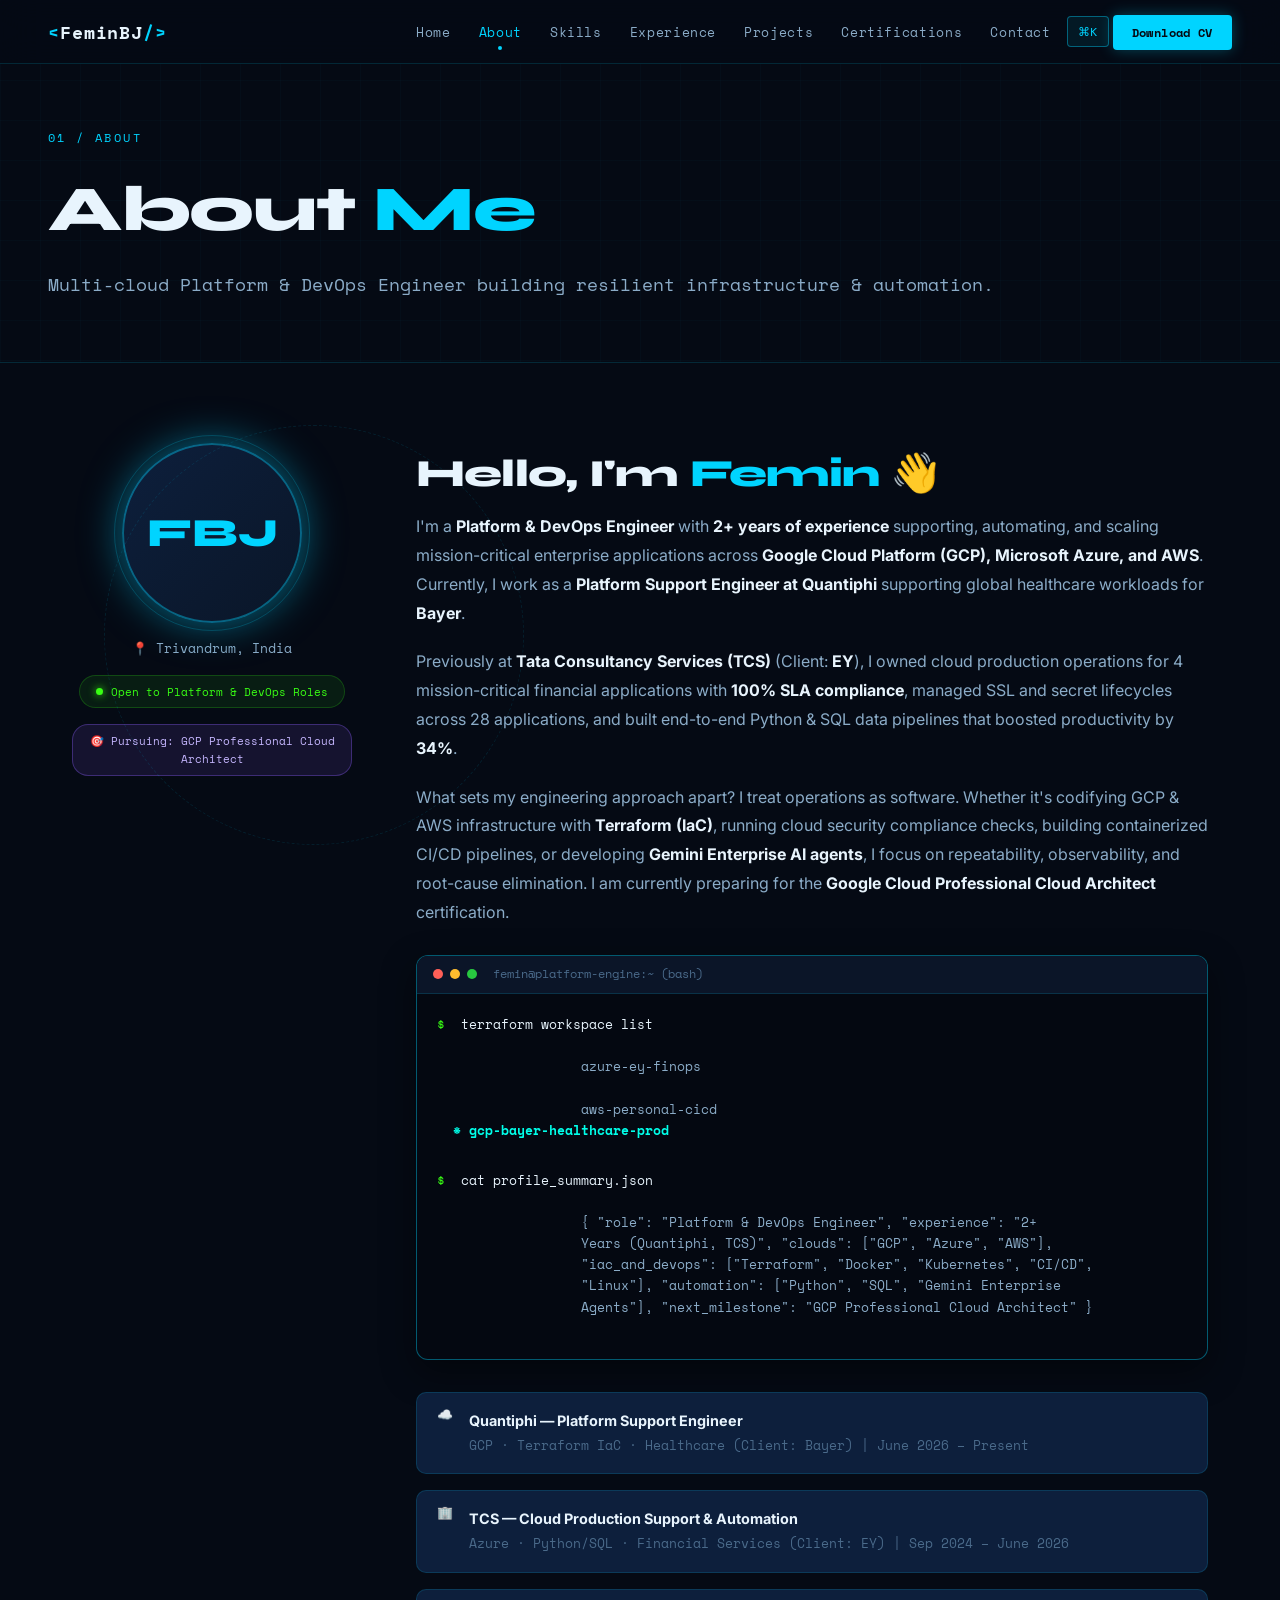
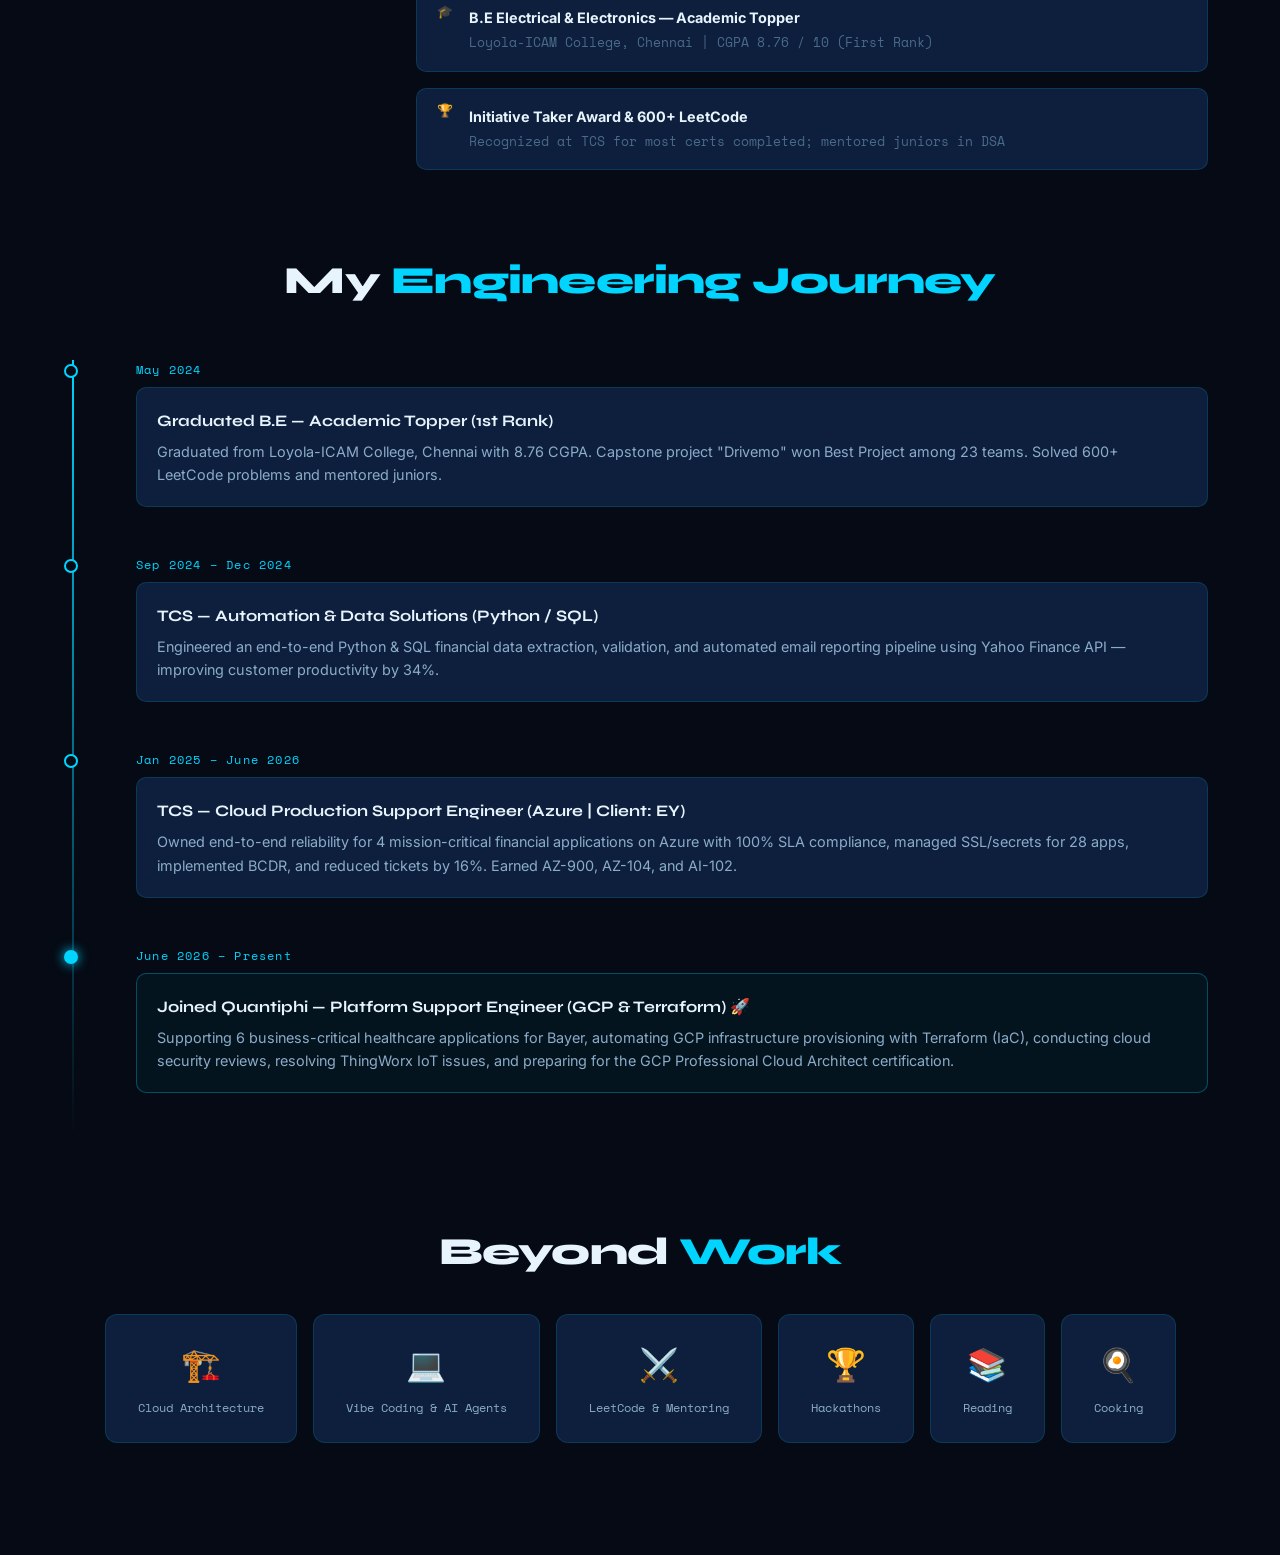
<file: about.html>
<!doctype html>
<html lang="en">
  <head>
    <meta charset="UTF-8" />
    <meta name="viewport" content="width=device-width, initial-scale=1.0" />
    <title>About | Femin B J — Platform & DevOps Engineer</title>
    <link rel="stylesheet" href="styles/main.css" />
    <link rel="preconnect" href="https://fonts.googleapis.com" />
    <link
      href="https://fonts.googleapis.com/css2?family=Space+Mono:wght@400;700&family=Syne:wght@400;600;700;800&family=Inter:wght@300;400;500&display=swap"
      rel="stylesheet"
    />
  </head>
  <body>
    <nav class="navbar" id="navbar">
      <div class="nav-logo">
        <span class="logo-bracket">&lt;</span>FeminBJ<span class="logo-bracket"
          >/&gt;</span
        >
      </div>
      <button class="nav-toggle" id="navToggle" aria-label="Toggle menu">
        <span></span><span></span><span></span>
      </button>
      <ul class="nav-links" id="navLinks">
        <li><a href="index.html" class="nav-link">Home</a></li>
        <li><a href="about.html" class="nav-link active">About</a></li>
        <li><a href="skills.html" class="nav-link">Skills</a></li>
        <li><a href="experience.html" class="nav-link">Experience</a></li>
        <li><a href="projects.html" class="nav-link">Projects</a></li>
        <li>
          <a href="certifications.html" class="nav-link">Certifications</a>
        </li>
        <li><a href="contact.html" class="nav-link">Contact</a></li>
        <li>
          <button
            class="cmd-trigger"
            id="cmdTrigger"
            title="Command Palette (Ctrl+K)"
          >
            ⌘K
          </button>
        </li>
        <li>
          <a href="resume/Femin_BJ_Resume.pdf" download class="nav-cta"
            >Download CV</a
          >
        </li>
      </ul>
    </nav>

    <div class="page-header">
      <div class="page-header-bg"></div>
      <div class="page-header-content">
        <span class="page-tag">01 / about</span>
        <h1>About <span class="accent">Me</span></h1>
        <p>
          Multi-cloud Platform &amp; DevOps Engineer building resilient
          infrastructure &amp; automation.
        </p>
      </div>
    </div>

    <main class="about-main container">
      <div class="about-grid">
        <div class="about-left" data-animate>
          <div class="about-avatar">
            <div class="avatar-placeholder">
              <span class="avatar-initials">FBJ</span>
              <div class="avatar-ring"></div>
              <div class="avatar-ring ring-2"></div>
            </div>
            <div class="about-location"><span>📍</span> Trivandrum, India</div>
            <div class="about-status">
              <span class="status-dot"></span> Open to Platform &amp; DevOps
              Roles
            </div>
            <div class="about-roadmap-pill">
              🎯 Pursuing: GCP Professional Cloud Architect
            </div>
          </div>
        </div>

        <div class="about-right" data-animate>
          <h2 class="section-heading">
            Hello, I'm <span class="accent">Femin</span> 👋
          </h2>
          <p class="about-text">
            I'm a <strong>Platform &amp; DevOps Engineer</strong> with
            <strong>2+ years of experience</strong> supporting, automating, and
            scaling mission-critical enterprise applications across
            <strong
              >Google Cloud Platform (GCP), Microsoft Azure, and AWS</strong
            >. Currently, I work as a
            <strong>Platform Support Engineer at Quantiphi</strong> supporting
            global healthcare workloads for <strong>Bayer</strong>.
          </p>
          <p class="about-text">
            Previously at
            <strong>Tata Consultancy Services (TCS)</strong> (Client:
            <strong>EY</strong>), I owned cloud production operations for 4
            mission-critical financial applications with
            <strong>100% SLA compliance</strong>, managed SSL and secret
            lifecycles across 28 applications, and built end-to-end Python &amp;
            SQL data pipelines that boosted productivity by
            <strong>34%</strong>.
          </p>
          <p class="about-text">
            What sets my engineering approach apart? I treat operations as
            software. Whether it's codifying GCP &amp; AWS infrastructure with
            <strong>Terraform (IaC)</strong>, running cloud security compliance
            checks, building containerized CI/CD pipelines, or developing
            <strong>Gemini Enterprise AI agents</strong>, I focus on
            repeatability, observability, and root-cause elimination. I am
            currently preparing for the
            <strong>Google Cloud Professional Cloud Architect</strong>
            certification.
          </p>

          <!-- Interactive Platform Terminal -->
          <div class="terminal-card">
            <div class="terminal-header">
              <span class="mock-dot red"></span>
              <span class="mock-dot yellow"></span>
              <span class="mock-dot green"></span>
              <span class="terminal-title">femin@platform-engine:~ (bash)</span>
            </div>
            <div class="terminal-body">
              <div class="term-line">
                <span class="term-prompt">$</span> terraform workspace list
              </div>
              <div class="term-output">
                azure-ey-finops<br />
                aws-personal-cicd<br /><span class="term-active"
                  >* gcp-bayer-healthcare-prod</span
                >
              </div>
              <div class="term-line">
                <span class="term-prompt">$</span> cat profile_summary.json
              </div>
              <div class="term-output">
                { "role": "Platform &amp; DevOps Engineer", "experience": "2+
                Years (Quantiphi, TCS)", "clouds": ["GCP", "Azure", "AWS"],
                "iac_and_devops": ["Terraform", "Docker", "Kubernetes", "CI/CD",
                "Linux"], "automation": ["Python", "SQL", "Gemini Enterprise
                Agents"], "next_milestone": "GCP Professional Cloud Architect" }
              </div>
            </div>
          </div>

          <div class="about-highlights">
            <div class="highlight-item">
              <span class="hi-icon">☁️</span>
              <div>
                <strong>Quantiphi — Platform Support Engineer</strong>
                <span
                  >GCP · Terraform IaC · Healthcare (Client: Bayer) | June 2026
                  – Present</span
                >
              </div>
            </div>
            <div class="highlight-item">
              <span class="hi-icon">🏢</span>
              <div>
                <strong>TCS — Cloud Production Support &amp; Automation</strong>
                <span
                  >Azure · Python/SQL · Financial Services (Client: EY) | Sep
                  2024 – June 2026</span
                >
              </div>
            </div>
            <div class="highlight-item">
              <span class="hi-icon">🎓</span>
              <div>
                <strong
                  >B.E Electrical &amp; Electronics — Academic Topper</strong
                >
                <span
                  >Loyola-ICAM College, Chennai | CGPA 8.76 / 10 (First
                  Rank)</span
                >
              </div>
            </div>
            <div class="highlight-item">
              <span class="hi-icon">🏆</span>
              <div>
                <strong>Initiative Taker Award &amp; 600+ LeetCode</strong>
                <span
                  >Recognized at TCS for most certs completed; mentored juniors
                  in DSA</span
                >
              </div>
            </div>
          </div>
        </div>
      </div>

      <!-- Journey Timeline -->
      <div class="journey-section" data-animate>
        <h2 class="section-heading center">
          My <span class="accent">Engineering Journey</span>
        </h2>
        <div class="timeline">
          <div class="timeline-item">
            <div class="tl-dot"></div>
            <div class="tl-date">May 2024</div>
            <div class="tl-card">
              <h4>Graduated B.E — Academic Topper (1st Rank)</h4>
              <p>
                Graduated from Loyola-ICAM College, Chennai with 8.76 CGPA.
                Capstone project "Drivemo" won Best Project among 23 teams.
                Solved 600+ LeetCode problems and mentored juniors.
              </p>
            </div>
          </div>
          <div class="timeline-item">
            <div class="tl-dot"></div>
            <div class="tl-date">Sep 2024 – Dec 2024</div>
            <div class="tl-card">
              <h4>TCS — Automation &amp; Data Solutions (Python / SQL)</h4>
              <p>
                Engineered an end-to-end Python &amp; SQL financial data
                extraction, validation, and automated email reporting pipeline
                using Yahoo Finance API — improving customer productivity by
                34%.
              </p>
            </div>
          </div>
          <div class="timeline-item">
            <div class="tl-dot"></div>
            <div class="tl-date">Jan 2025 – June 2026</div>
            <div class="tl-card">
              <h4>
                TCS — Cloud Production Support Engineer (Azure | Client: EY)
              </h4>
              <p>
                Owned end-to-end reliability for 4 mission-critical financial
                applications on Azure with 100% SLA compliance, managed
                SSL/secrets for 28 apps, implemented BCDR, and reduced tickets
                by 16%. Earned AZ-900, AZ-104, and AI-102.
              </p>
            </div>
          </div>
          <div class="timeline-item">
            <div class="tl-dot active"></div>
            <div class="tl-date">June 2026 – Present</div>
            <div class="tl-card highlight-card">
              <h4>
                Joined Quantiphi — Platform Support Engineer (GCP &amp;
                Terraform) 🚀
              </h4>
              <p>
                Supporting 6 business-critical healthcare applications for
                Bayer, automating GCP infrastructure provisioning with Terraform
                (IaC), conducting cloud security reviews, resolving ThingWorx
                IoT issues, and preparing for the GCP Professional Cloud
                Architect certification.
              </p>
            </div>
          </div>
        </div>
      </div>

      <!-- Interests -->
      <div class="interests-section" data-animate>
        <h2 class="section-heading center">
          Beyond <span class="accent">Work</span>
        </h2>
        <div class="interests-grid">
          <div class="interest-card">
            <span class="int-icon">🏗️</span>
            <span>Cloud Architecture</span>
          </div>
          <div class="interest-card">
            <span class="int-icon">💻</span>
            <span>Vibe Coding &amp; AI Agents</span>
          </div>
          <div class="interest-card">
            <span class="int-icon">⚔️</span>
            <span>LeetCode &amp; Mentoring</span>
          </div>
          <div class="interest-card">
            <span class="int-icon">🏆</span>
            <span>Hackathons</span>
          </div>
          <div class="interest-card">
            <span class="int-icon">📚</span>
            <span>Reading</span>
          </div>
          <div class="interest-card">
            <span class="int-icon">🍳</span>
            <span>Cooking</span>
          </div>
        </div>
      </div>
    </main>

    <script src="scripts/main.js"></script>
  </body>
</html>
</file>
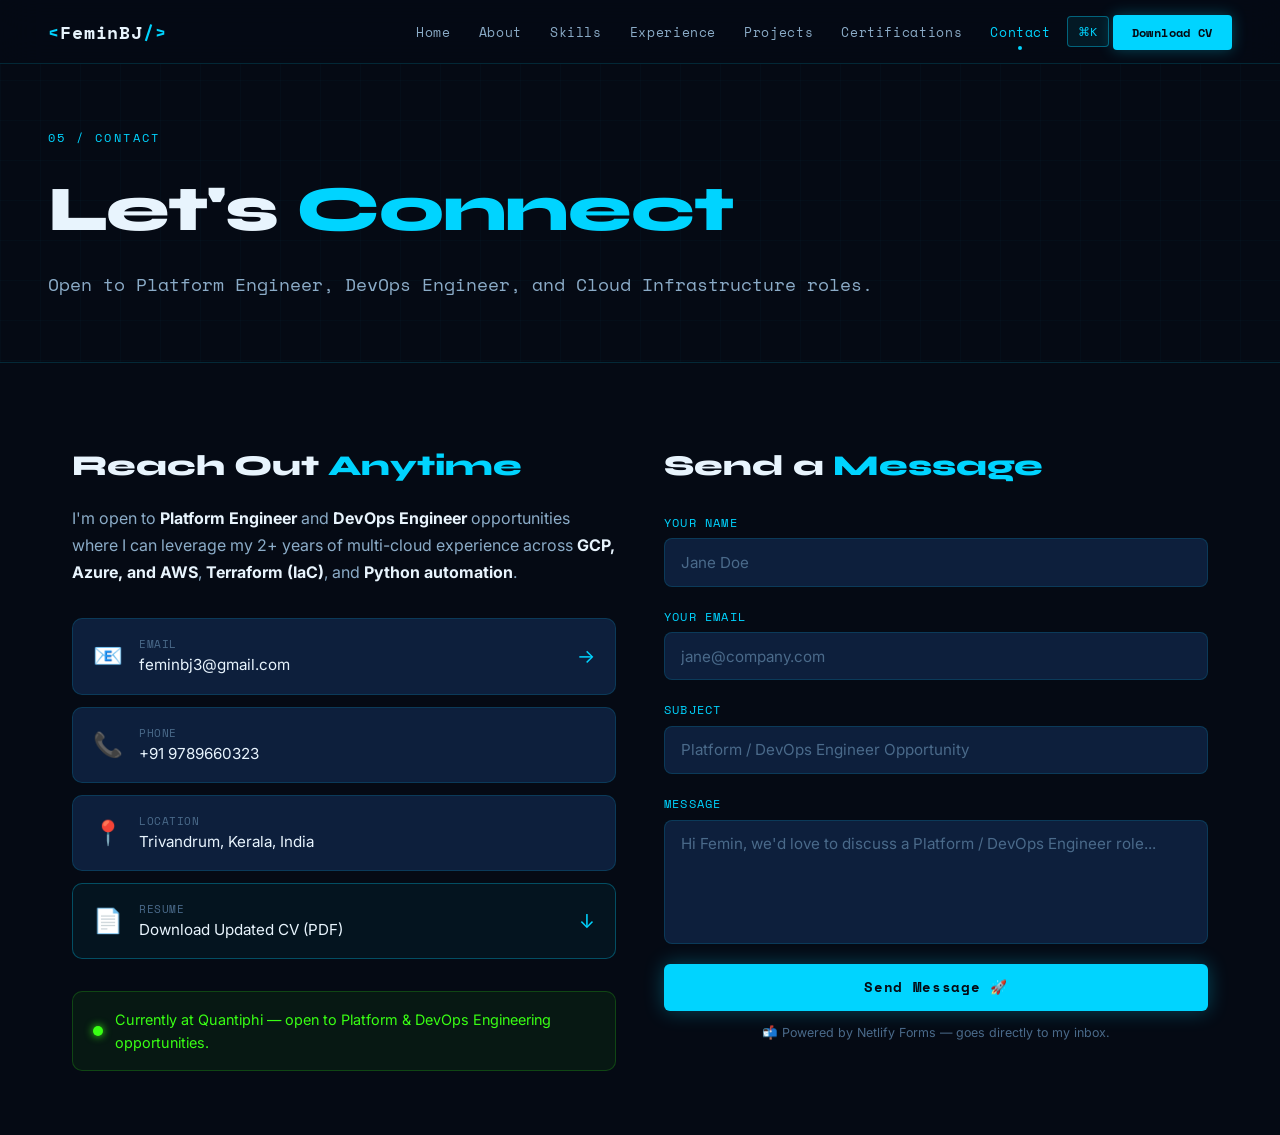
<file: contact.html>
<!doctype html>
<html lang="en">
  <head>
    <meta charset="UTF-8" />
    <meta name="viewport" content="width=device-width, initial-scale=1.0" />
    <title>Contact | Femin B J — Platform & DevOps Engineer</title>
    <link rel="stylesheet" href="styles/main.css" />
    <link rel="preconnect" href="https://fonts.googleapis.com" />
    <link
      href="https://fonts.googleapis.com/css2?family=Space+Mono:wght@400;700&family=Syne:wght@400;600;700;800&family=Inter:wght@300;400;500&display=swap"
      rel="stylesheet"
    />
  </head>
  <body>
    <nav class="navbar" id="navbar">
      <div class="nav-logo">
        <span class="logo-bracket">&lt;</span>FeminBJ<span class="logo-bracket"
          >/&gt;</span
        >
      </div>
      <button class="nav-toggle" id="navToggle" aria-label="Toggle menu">
        <span></span><span></span><span></span>
      </button>
      <ul class="nav-links" id="navLinks">
        <li><a href="index.html" class="nav-link">Home</a></li>
        <li><a href="about.html" class="nav-link">About</a></li>
        <li><a href="skills.html" class="nav-link">Skills</a></li>
        <li><a href="experience.html" class="nav-link">Experience</a></li>
        <li><a href="projects.html" class="nav-link">Projects</a></li>
        <li>
          <a href="certifications.html" class="nav-link">Certifications</a>
        </li>
        <li><a href="contact.html" class="nav-link active">Contact</a></li>
        <li>
          <button
            class="cmd-trigger"
            id="cmdTrigger"
            title="Command Palette (Ctrl+K)"
          >
            ⌘K
          </button>
        </li>
        <li>
          <a href="resume/Femin_BJ_Resume.pdf" download class="nav-cta"
            >Download CV</a
          >
        </li>
      </ul>
    </nav>

    <div class="page-header">
      <div class="page-header-bg"></div>
      <div class="page-header-content">
        <span class="page-tag">05 / contact</span>
        <h1>Let's <span class="accent">Connect</span></h1>
        <p>
          Open to Platform Engineer, DevOps Engineer, and Cloud Infrastructure
          roles.
        </p>
      </div>
    </div>

    <main class="container contact-main">
      <div class="contact-grid">
        <!-- LEFT: Info -->
        <div class="contact-info" data-animate>
          <h2>Reach Out <span class="accent">Anytime</span></h2>
          <p class="contact-sub">
            I'm open to <strong>Platform Engineer</strong> and
            <strong>DevOps Engineer</strong> opportunities where I can leverage
            my 2+ years of multi-cloud experience across
            <strong>GCP, Azure, and AWS</strong>,
            <strong>Terraform (IaC)</strong>, and
            <strong>Python automation</strong>.
          </p>

          <div class="contact-cards">
            <a href="mailto:feminbj3@gmail.com" class="contact-card">
              <span class="contact-card-icon">📧</span>
              <div>
                <span class="cc-label">Email</span>
                <span class="cc-value">feminbj3@gmail.com</span>
              </div>
              <span class="cc-arrow">→</span>
            </a>
            <div class="contact-card">
              <span class="contact-card-icon">📞</span>
              <div>
                <span class="cc-label">Phone</span>
                <span class="cc-value">+91 9789660323</span>
              </div>
            </div>
            <div class="contact-card">
              <span class="contact-card-icon">📍</span>
              <div>
                <span class="cc-label">Location</span>
                <span class="cc-value">Trivandrum, Kerala, India</span>
              </div>
            </div>
            <a
              href="resume/Femin_BJ_Resume.pdf"
              download
              class="contact-card highlight-card"
            >
              <span class="contact-card-icon">📄</span>
              <div>
                <span class="cc-label">Resume</span>
                <span class="cc-value">Download Updated CV (PDF)</span>
              </div>
              <span class="cc-arrow">↓</span>
            </a>
          </div>

          <div class="availability-box">
            <span class="avail-dot"></span>
            <span
              >Currently at Quantiphi — open to Platform &amp; DevOps
              Engineering opportunities.</span
            >
          </div>
        </div>

        <!-- RIGHT: Form -->
        <div class="contact-form-wrap" data-animate>
          <h2>Send a <span class="accent">Message</span></h2>

          <div class="form-success" id="formSuccess" style="display: none">
            <div class="success-pulse">
              <span class="success-icon">✅</span>
            </div>
            <h3>Message Sent!</h3>
            <p>
              Thanks for reaching out, I'll get back to you within 24 hours.
            </p>
            <button class="btn-secondary" onclick="resetForm()">
              ← Send Another
            </button>
          </div>

          <form
            id="contactForm"
            name="contact"
            data-netlify="true"
            netlify-honeypot="bot-field"
            class="contact-form"
          >
            <input type="hidden" name="form-name" value="contact" />
            <p style="display: none">
              <label>Don't fill this: <input name="bot-field" /></label>
            </p>

            <div class="form-group">
              <label for="name">Your Name</label>
              <input
                type="text"
                id="name"
                name="name"
                placeholder="Jane Doe"
                required
              />
            </div>
            <div class="form-group">
              <label for="email">Your Email</label>
              <input
                type="email"
                id="email"
                name="email"
                placeholder="jane@company.com"
                required
              />
            </div>
            <div class="form-group">
              <label for="subject">Subject</label>
              <input
                type="text"
                id="subject"
                name="subject"
                placeholder="Platform / DevOps Engineer Opportunity"
                required
              />
            </div>
            <div class="form-group">
              <label for="message">Message</label>
              <textarea
                id="message"
                name="message"
                rows="5"
                placeholder="Hi Femin, we'd love to discuss a Platform / DevOps Engineer role..."
                required
              ></textarea>
            </div>

            <button type="submit" class="btn-primary full-btn" id="submitBtn">
              <span id="btnText">Send Message 🚀</span>
              <span id="btnLoading" style="display: none">Sending...</span>
            </button>

            <p class="form-note">
              📬 Powered by Netlify Forms — goes directly to my inbox.
            </p>
          </form>
        </div>
      </div>
    </main>

    <script src="scripts/main.js"></script>
    <script>
      const form = document.getElementById('contactForm');
      const successBox = document.getElementById('formSuccess');
      const btnText = document.getElementById('btnText');
      const btnLoading = document.getElementById('btnLoading');
      const submitBtn = document.getElementById('submitBtn');

      const isNetlify =
        window.location.hostname !== 'localhost' &&
        window.location.hostname !== '127.0.0.1' &&
        window.location.hostname !== '';

      form.addEventListener('submit', async function (e) {
        e.preventDefault();
        const name = form.querySelector('[name="name"]').value.trim();
        const email = form.querySelector('[name="email"]').value.trim();
        const subject = form.querySelector('[name="subject"]').value.trim();
        const message = form.querySelector('[name="message"]').value.trim();
        if (!name || !email || !subject || !message) return;

        btnText.style.display = 'none';
        btnLoading.style.display = 'inline';
        submitBtn.disabled = true;

        if (isNetlify) {
          try {
            const body = new URLSearchParams({
              'form-name': 'contact',
              name,
              email,
              subject,
              message,
            }).toString();

            const res = await fetch('/', {
              method: 'POST',
              headers: { 'Content-Type': 'application/x-www-form-urlencoded' },
              body,
            });

            if (res.ok) {
              showSuccess();
            } else {
              throw new Error('Netlify rejected the submission');
            }
          } catch (err) {
            console.error(err);
            alert(
              'Something went wrong. Please email me directly at feminbj3@gmail.com',
            );
          } finally {
            btnText.style.display = 'inline';
            btnLoading.style.display = 'none';
            submitBtn.disabled = false;
          }
        } else {
          setTimeout(() => {
            btnText.style.display = 'inline';
            btnLoading.style.display = 'none';
            submitBtn.disabled = false;
            showSuccess();
          }, 900);
        }
      });

      function showSuccess() {
        form.style.display = 'none';
        successBox.style.display = 'flex';
      }

      function resetForm() {
        form.reset();
        form.style.display = 'flex';
        form.style.flexDirection = 'column';
        successBox.style.display = 'none';
      }
    </script>
  </body>
</html>
</file>
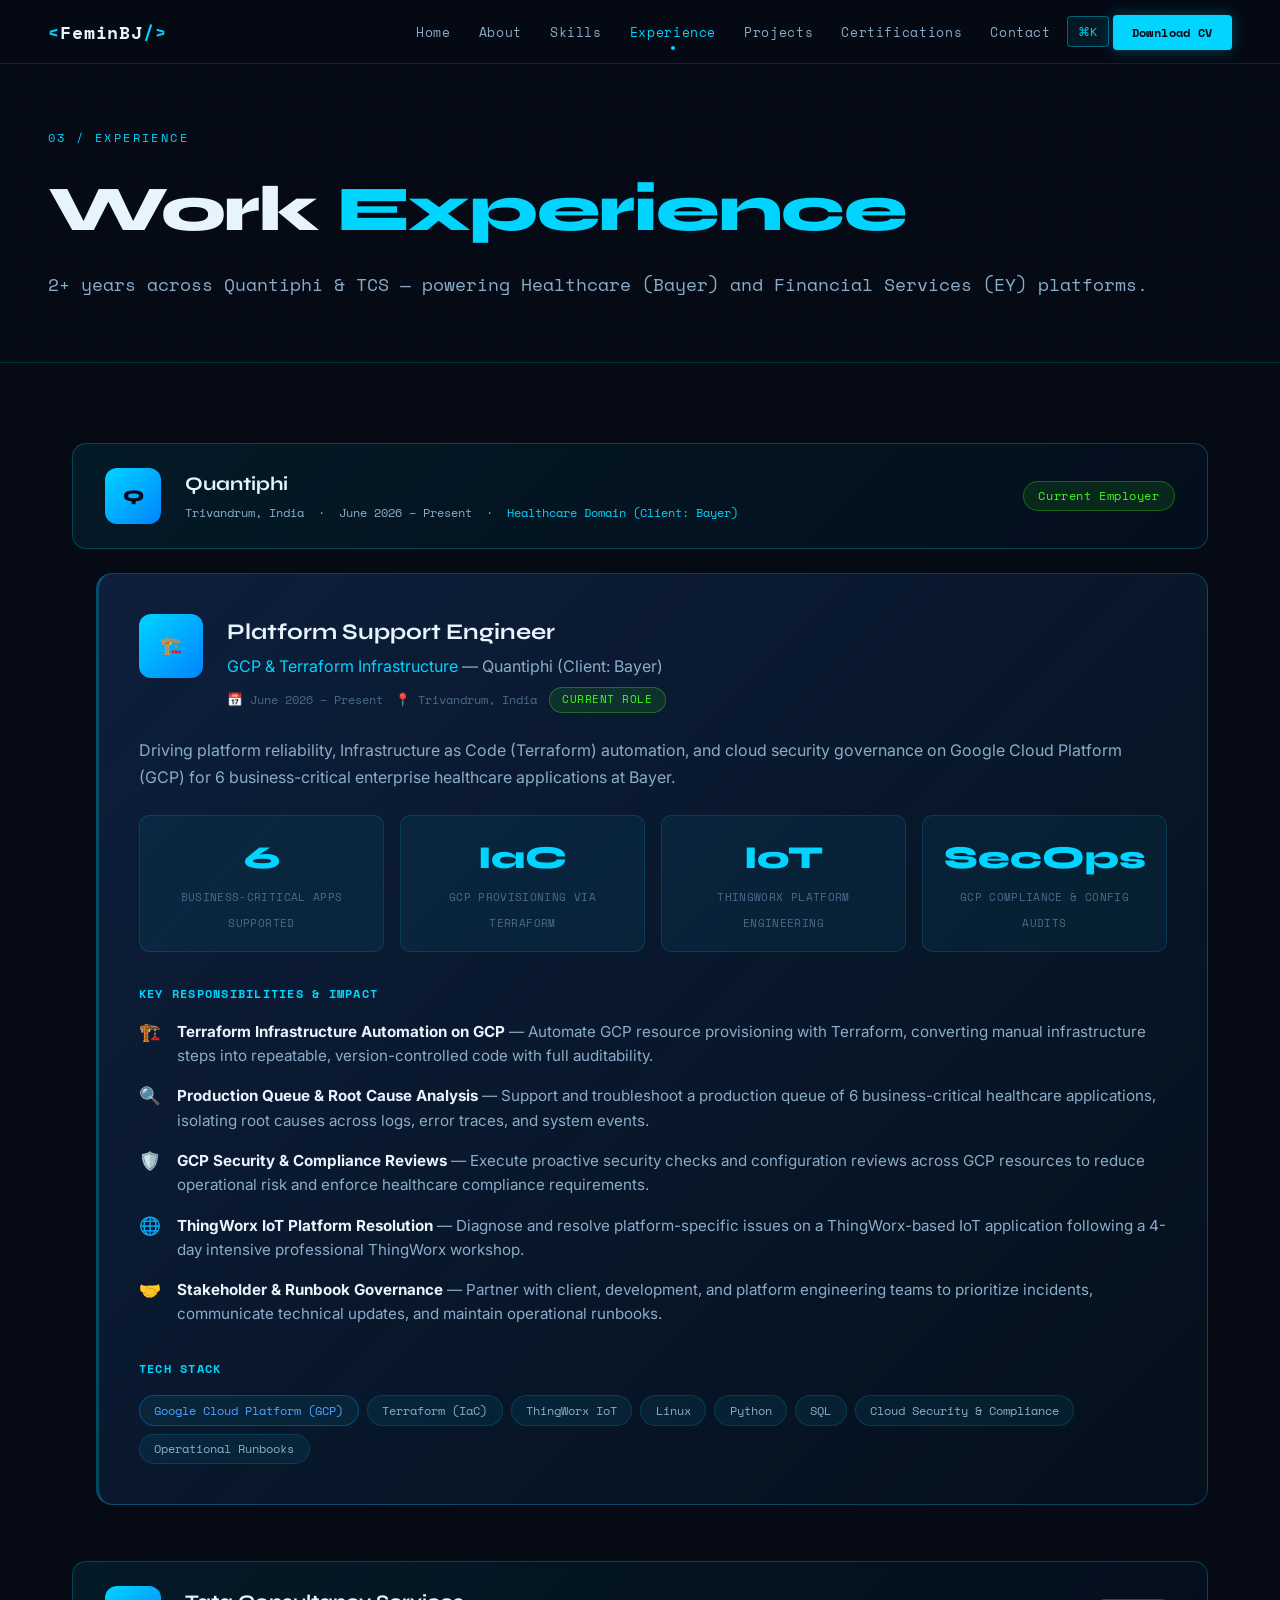
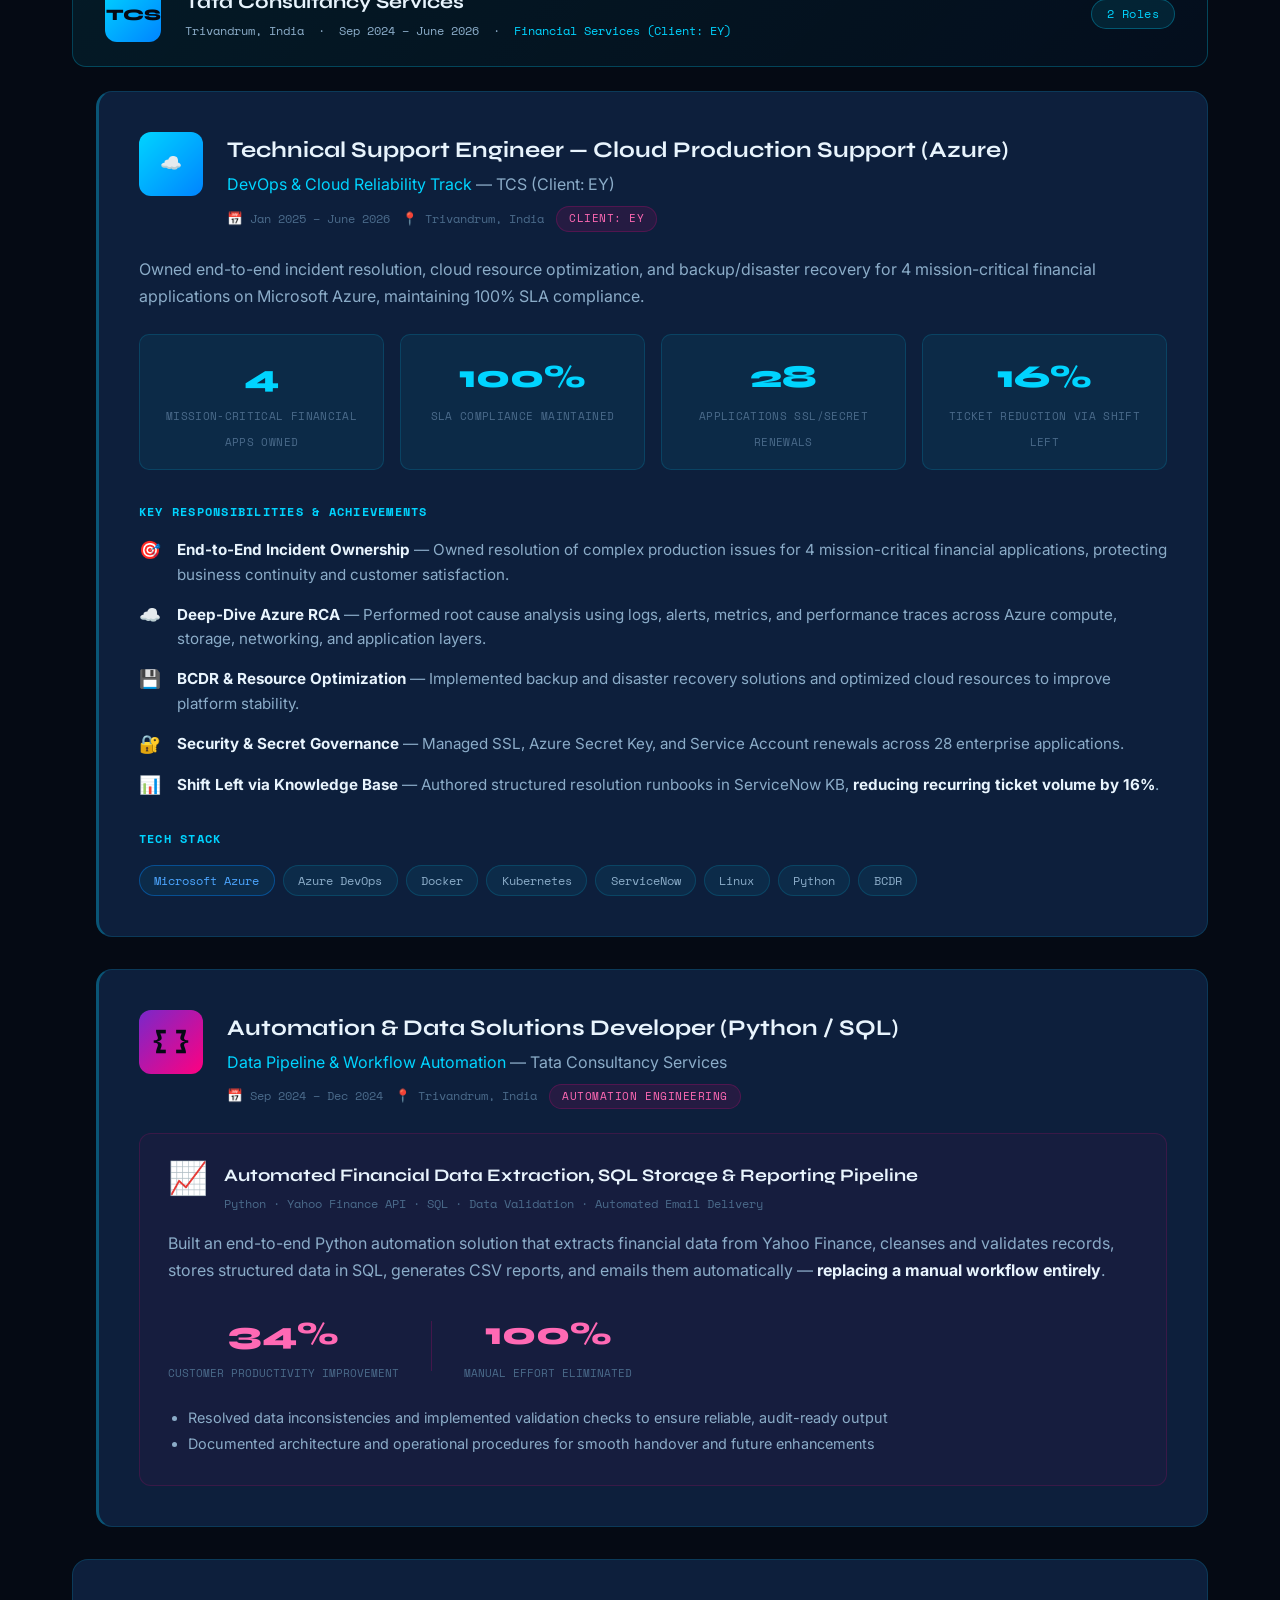
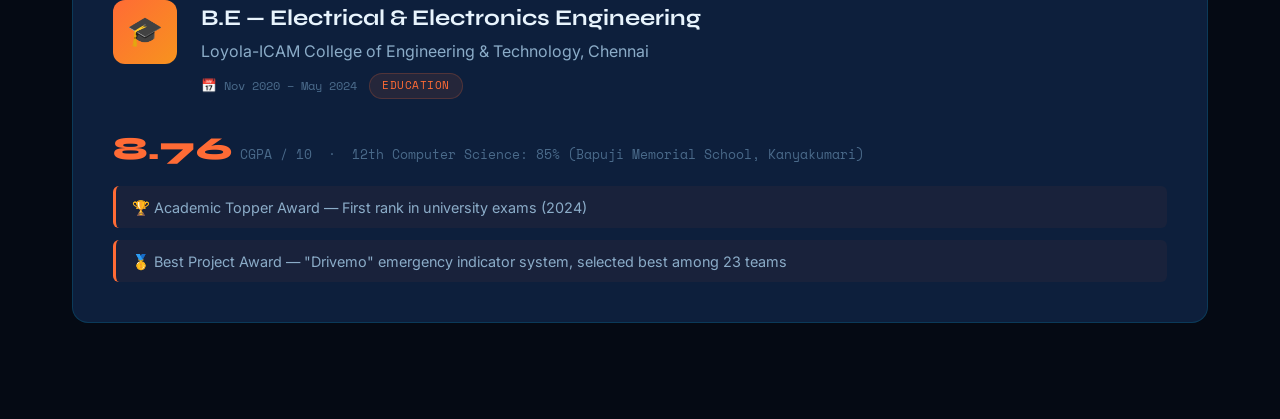
<file: experience.html>
<!doctype html>
<html lang="en">
  <head>
    <meta charset="UTF-8" />
    <meta name="viewport" content="width=device-width, initial-scale=1.0" />
    <title>Experience | Femin B J — Platform & DevOps Engineer</title>
    <link rel="stylesheet" href="styles/main.css" />
    <link rel="preconnect" href="https://fonts.googleapis.com" />
    <link
      href="https://fonts.googleapis.com/css2?family=Space+Mono:wght@400;700&family=Syne:wght@400;600;700;800&family=Inter:wght@300;400;500&display=swap"
      rel="stylesheet"
    />
  </head>
  <body>
    <nav class="navbar" id="navbar">
      <div class="nav-logo">
        <span class="logo-bracket">&lt;</span>FeminBJ<span class="logo-bracket"
          >/&gt;</span
        >
      </div>
      <button class="nav-toggle" id="navToggle">
        <span></span><span></span><span></span>
      </button>
      <ul class="nav-links" id="navLinks">
        <li><a href="index.html" class="nav-link">Home</a></li>
        <li><a href="about.html" class="nav-link">About</a></li>
        <li><a href="skills.html" class="nav-link">Skills</a></li>
        <li>
          <a href="experience.html" class="nav-link active">Experience</a>
        </li>
        <li><a href="projects.html" class="nav-link">Projects</a></li>
        <li>
          <a href="certifications.html" class="nav-link">Certifications</a>
        </li>
        <li><a href="contact.html" class="nav-link">Contact</a></li>
        <li>
          <button
            class="cmd-trigger"
            id="cmdTrigger"
            title="Command Palette (Ctrl+K)"
          >
            ⌘K
          </button>
        </li>
        <li>
          <a href="resume/Femin_BJ_Resume.pdf" download class="nav-cta"
            >Download CV</a
          >
        </li>
      </ul>
    </nav>

    <div class="page-header">
      <div class="page-header-bg"></div>
      <div class="page-header-content">
        <span class="page-tag">03 / experience</span>
        <h1>Work <span class="accent">Experience</span></h1>
        <p>
          2+ years across Quantiphi &amp; TCS — powering Healthcare (Bayer) and
          Financial Services (EY) platforms.
        </p>
      </div>
    </div>

    <main class="container exp-main">
      <!-- QUANTIPHI BANNER -->
      <div class="tcs-banner quantiphi-banner" data-animate>
        <div class="tcs-banner-logo">Q</div>
        <div class="tcs-banner-info">
          <h2>Quantiphi</h2>
          <p>
            Trivandrum, India &nbsp;·&nbsp; June 2026 – Present &nbsp;·&nbsp;
            <span class="accent">Healthcare Domain (Client: Bayer)</span>
          </p>
        </div>
        <span class="tcs-banner-badge">Current Employer</span>
      </div>

      <!-- Quantiphi Role: Platform Support Engineer -->
      <div class="exp-card featured-exp tcs-child" data-animate>
        <div class="exp-card-header">
          <div class="exp-company-logo">🏗️</div>
          <div class="exp-header-info">
            <h2>Platform Support Engineer</h2>
            <h3>
              <span class="accent">GCP &amp; Terraform Infrastructure</span> —
              Quantiphi (Client: Bayer)
            </h3>
            <div class="exp-meta">
              <span class="exp-date">📅 June 2026 – Present</span>
              <span class="exp-location">📍 Trivandrum, India</span>
              <span class="exp-badge current">Current Role</span>
            </div>
          </div>
        </div>

        <p class="exp-summary">
          Driving platform reliability, Infrastructure as Code (Terraform)
          automation, and cloud security governance on Google Cloud Platform
          (GCP) for 6 business-critical enterprise healthcare applications at
          Bayer.
        </p>

        <div class="exp-highlights-grid">
          <div class="exp-highlight-card">
            <span class="exp-highlight-num">6</span>
            <span class="exp-highlight-label"
              >Business-Critical Apps Supported</span
            >
          </div>
          <div class="exp-highlight-card">
            <span class="exp-highlight-num">IaC</span>
            <span class="exp-highlight-label"
              >GCP Provisioning via Terraform</span
            >
          </div>
          <div class="exp-highlight-card">
            <span class="exp-highlight-num">IoT</span>
            <span class="exp-highlight-label"
              >ThingWorx Platform Engineering</span
            >
          </div>
          <div class="exp-highlight-card">
            <span class="exp-highlight-num">SecOps</span>
            <span class="exp-highlight-label"
              >GCP Compliance &amp; Config Audits</span
            >
          </div>
        </div>

        <div class="exp-responsibilities">
          <h4>Key Responsibilities &amp; Impact</h4>
          <ul class="exp-list">
            <li>
              <span class="list-icon">🏗️</span>
              <div>
                <strong>Terraform Infrastructure Automation on GCP</strong> —
                Automate GCP resource provisioning with Terraform, converting
                manual infrastructure steps into repeatable, version-controlled
                code with full auditability.
              </div>
            </li>
            <li>
              <span class="list-icon">🔍</span>
              <div>
                <strong>Production Queue &amp; Root Cause Analysis</strong> —
                Support and troubleshoot a production queue of 6
                business-critical healthcare applications, isolating root causes
                across logs, error traces, and system events.
              </div>
            </li>
            <li>
              <span class="list-icon">🛡️</span>
              <div>
                <strong>GCP Security &amp; Compliance Reviews</strong> — Execute
                proactive security checks and configuration reviews across GCP
                resources to reduce operational risk and enforce healthcare
                compliance requirements.
              </div>
            </li>
            <li>
              <span class="list-icon">🌐</span>
              <div>
                <strong>ThingWorx IoT Platform Resolution</strong> — Diagnose
                and resolve platform-specific issues on a ThingWorx-based IoT
                application following a 4-day intensive professional ThingWorx
                workshop.
              </div>
            </li>
            <li>
              <span class="list-icon">🤝</span>
              <div>
                <strong>Stakeholder &amp; Runbook Governance</strong> — Partner
                with client, development, and platform engineering teams to
                prioritize incidents, communicate technical updates, and
                maintain operational runbooks.
              </div>
            </li>
          </ul>
        </div>

        <div class="exp-tech-stack">
          <h4>Tech Stack</h4>
          <div class="tech-pills">
            <span class="tech-pill azure">Google Cloud Platform (GCP)</span>
            <span class="tech-pill">Terraform (IaC)</span>
            <span class="tech-pill">ThingWorx IoT</span>
            <span class="tech-pill">Linux</span>
            <span class="tech-pill">Python</span>
            <span class="tech-pill">SQL</span>
            <span class="tech-pill">Cloud Security &amp; Compliance</span>
            <span class="tech-pill">Operational Runbooks</span>
          </div>
        </div>
      </div>

      <!-- TCS Banner -->
      <div class="tcs-banner" data-animate style="margin-top: 3.5rem">
        <div class="tcs-banner-logo">TCS</div>
        <div class="tcs-banner-info">
          <h2>Tata Consultancy Services</h2>
          <p>
            Trivandrum, India &nbsp;·&nbsp; Sep 2024 – June 2026 &nbsp;·&nbsp;
            <span class="accent">Financial Services (Client: EY)</span>
          </p>
        </div>
        <span
          class="tcs-banner-badge"
          style="
            background: rgba(0, 212, 255, 0.1);
            color: var(--neon-blue);
            border-color: rgba(0, 212, 255, 0.3);
          "
          >2 Roles</span
        >
      </div>

      <!-- TCS Role 1: Cloud Production Support -->
      <div class="exp-card tcs-child" data-animate>
        <div class="exp-card-header">
          <div class="exp-company-logo">☁️</div>
          <div class="exp-header-info">
            <h2>
              Technical Support Engineer — Cloud Production Support (Azure)
            </h2>
            <h3>
              <span class="accent">DevOps &amp; Cloud Reliability Track</span> —
              TCS (Client: EY)
            </h3>
            <div class="exp-meta">
              <span class="exp-date">📅 Jan 2025 – June 2026</span>
              <span class="exp-location">📍 Trivandrum, India</span>
              <span class="exp-badge project-badge">Client: EY</span>
            </div>
          </div>
        </div>

        <p class="exp-summary">
          Owned end-to-end incident resolution, cloud resource optimization, and
          backup/disaster recovery for 4 mission-critical financial applications
          on Microsoft Azure, maintaining 100% SLA compliance.
        </p>

        <div class="exp-highlights-grid">
          <div class="exp-highlight-card">
            <span class="exp-highlight-num">4</span>
            <span class="exp-highlight-label"
              >Mission-Critical Financial Apps Owned</span
            >
          </div>
          <div class="exp-highlight-card">
            <span class="exp-highlight-num">100%</span>
            <span class="exp-highlight-label">SLA Compliance Maintained</span>
          </div>
          <div class="exp-highlight-card">
            <span class="exp-highlight-num">28</span>
            <span class="exp-highlight-label"
              >Applications SSL/Secret Renewals</span
            >
          </div>
          <div class="exp-highlight-card">
            <span class="exp-highlight-num">16%</span>
            <span class="exp-highlight-label"
              >Ticket Reduction via Shift Left</span
            >
          </div>
        </div>

        <div class="exp-responsibilities">
          <h4>Key Responsibilities &amp; Achievements</h4>
          <ul class="exp-list">
            <li>
              <span class="list-icon">🎯</span>
              <div>
                <strong>End-to-End Incident Ownership</strong> — Owned
                resolution of complex production issues for 4 mission-critical
                financial applications, protecting business continuity and
                customer satisfaction.
              </div>
            </li>
            <li>
              <span class="list-icon">☁️</span>
              <div>
                <strong>Deep-Dive Azure RCA</strong> — Performed root cause
                analysis using logs, alerts, metrics, and performance traces
                across Azure compute, storage, networking, and application
                layers.
              </div>
            </li>
            <li>
              <span class="list-icon">💾</span>
              <div>
                <strong>BCDR &amp; Resource Optimization</strong> — Implemented
                backup and disaster recovery solutions and optimized cloud
                resources to improve platform stability.
              </div>
            </li>
            <li>
              <span class="list-icon">🔐</span>
              <div>
                <strong>Security &amp; Secret Governance</strong> — Managed SSL,
                Azure Secret Key, and Service Account renewals across 28
                enterprise applications.
              </div>
            </li>
            <li>
              <span class="list-icon">📊</span>
              <div>
                <strong>Shift Left via Knowledge Base</strong> — Authored
                structured resolution runbooks in ServiceNow KB,
                <strong>reducing recurring ticket volume by 16%</strong>.
              </div>
            </li>
          </ul>
        </div>

        <div class="exp-tech-stack">
          <h4>Tech Stack</h4>
          <div class="tech-pills">
            <span class="tech-pill azure">Microsoft Azure</span>
            <span class="tech-pill">Azure DevOps</span>
            <span class="tech-pill">Docker</span>
            <span class="tech-pill">Kubernetes</span>
            <span class="tech-pill">ServiceNow</span>
            <span class="tech-pill">Linux</span>
            <span class="tech-pill">Python</span>
            <span class="tech-pill">BCDR</span>
          </div>
        </div>
      </div>

      <!-- TCS Role 2: Automation & Data Solutions -->
      <div class="exp-card tcs-child" data-animate>
        <div class="exp-card-header">
          <div
            class="exp-company-logo"
            style="
              font-size: 1.5rem;
              background: linear-gradient(135deg, #7928ca, #ff0080);
            "
          >
            { }
          </div>
          <div class="exp-header-info">
            <h2>Automation &amp; Data Solutions Developer (Python / SQL)</h2>
            <h3>
              <span class="accent"
                >Data Pipeline &amp; Workflow Automation</span
              >
              — Tata Consultancy Services
            </h3>
            <div class="exp-meta">
              <span class="exp-date">📅 Sep 2024 – Dec 2024</span>
              <span class="exp-location">📍 Trivandrum, India</span>
              <span class="exp-badge project-badge"
                >Automation Engineering</span
              >
            </div>
          </div>
        </div>

        <div class="project-feature-card">
          <div class="pf-header">
            <span class="pf-icon">📈</span>
            <div>
              <h3>
                Automated Financial Data Extraction, SQL Storage &amp; Reporting
                Pipeline
              </h3>
              <p class="pf-sub">
                Python · Yahoo Finance API · SQL · Data Validation · Automated
                Email Delivery
              </p>
            </div>
          </div>
          <p class="pf-desc">
            Built an end-to-end Python automation solution that extracts
            financial data from Yahoo Finance, cleanses and validates records,
            stores structured data in SQL, generates CSV reports, and emails
            them automatically —
            <strong>replacing a manual workflow entirely</strong>.
          </p>
          <div class="pf-impact">
            <div class="impact-stat">
              <span class="impact-num">34%</span>
              <span class="impact-label"
                >Customer Productivity Improvement</span
              >
            </div>
            <div class="impact-divider"></div>
            <div class="impact-stat">
              <span class="impact-num">100%</span>
              <span class="impact-label">Manual Effort Eliminated</span>
            </div>
          </div>
          <ul class="pf-list">
            <li>
              Resolved data inconsistencies and implemented validation checks to
              ensure reliable, audit-ready output
            </li>
            <li>
              Documented architecture and operational procedures for smooth
              handover and future enhancements
            </li>
          </ul>
        </div>
      </div>

      <!-- Education Card -->
      <div class="exp-card edu-card" data-animate>
        <div class="exp-card-header">
          <div
            class="exp-company-logo"
            style="
              font-size: 1.8rem;
              background: linear-gradient(135deg, #ff6b35, #f7931e);
            "
          >
            🎓
          </div>
          <div class="exp-header-info">
            <h2>B.E — Electrical &amp; Electronics Engineering</h2>
            <h3>
              Loyola-ICAM College of Engineering &amp; Technology, Chennai
            </h3>
            <div class="exp-meta">
              <span class="exp-date">📅 Nov 2020 – May 2024</span>
              <span class="exp-badge edu-badge">Education</span>
            </div>
          </div>
        </div>
        <div class="edu-highlights">
          <div class="edu-stat">
            <span class="edu-num">8.76</span>
            <span class="edu-label"
              >CGPA / 10 &nbsp;·&nbsp; 12th Computer Science: 85% (Bapuji
              Memorial School, Kanyakumari)</span
            >
          </div>
          <div class="edu-award">
            🏆 Academic Topper Award — First rank in university exams (2024)
          </div>
          <div class="edu-award">
            🥇 Best Project Award — "Drivemo" emergency indicator system,
            selected best among 23 teams
          </div>
        </div>
      </div>
    </main>
    <script src="scripts/main.js"></script>
  </body>
</html>
</file>
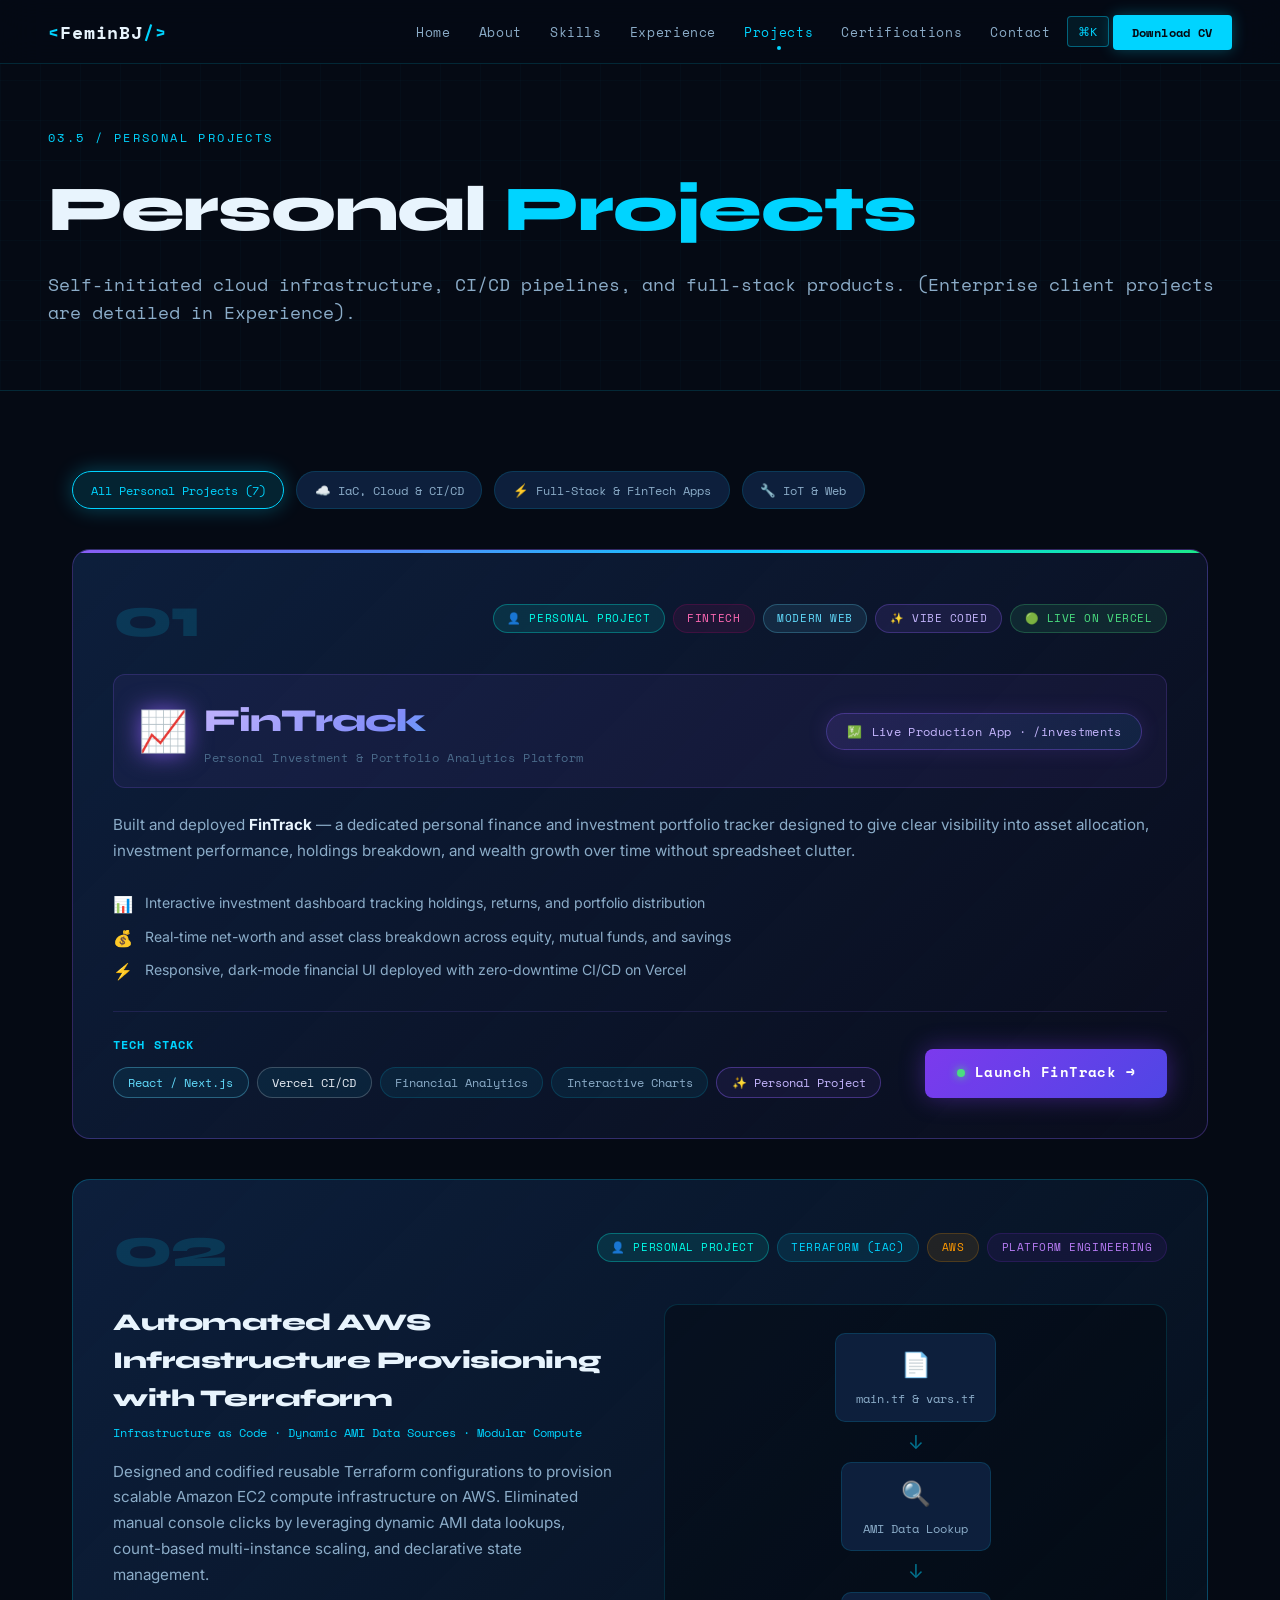
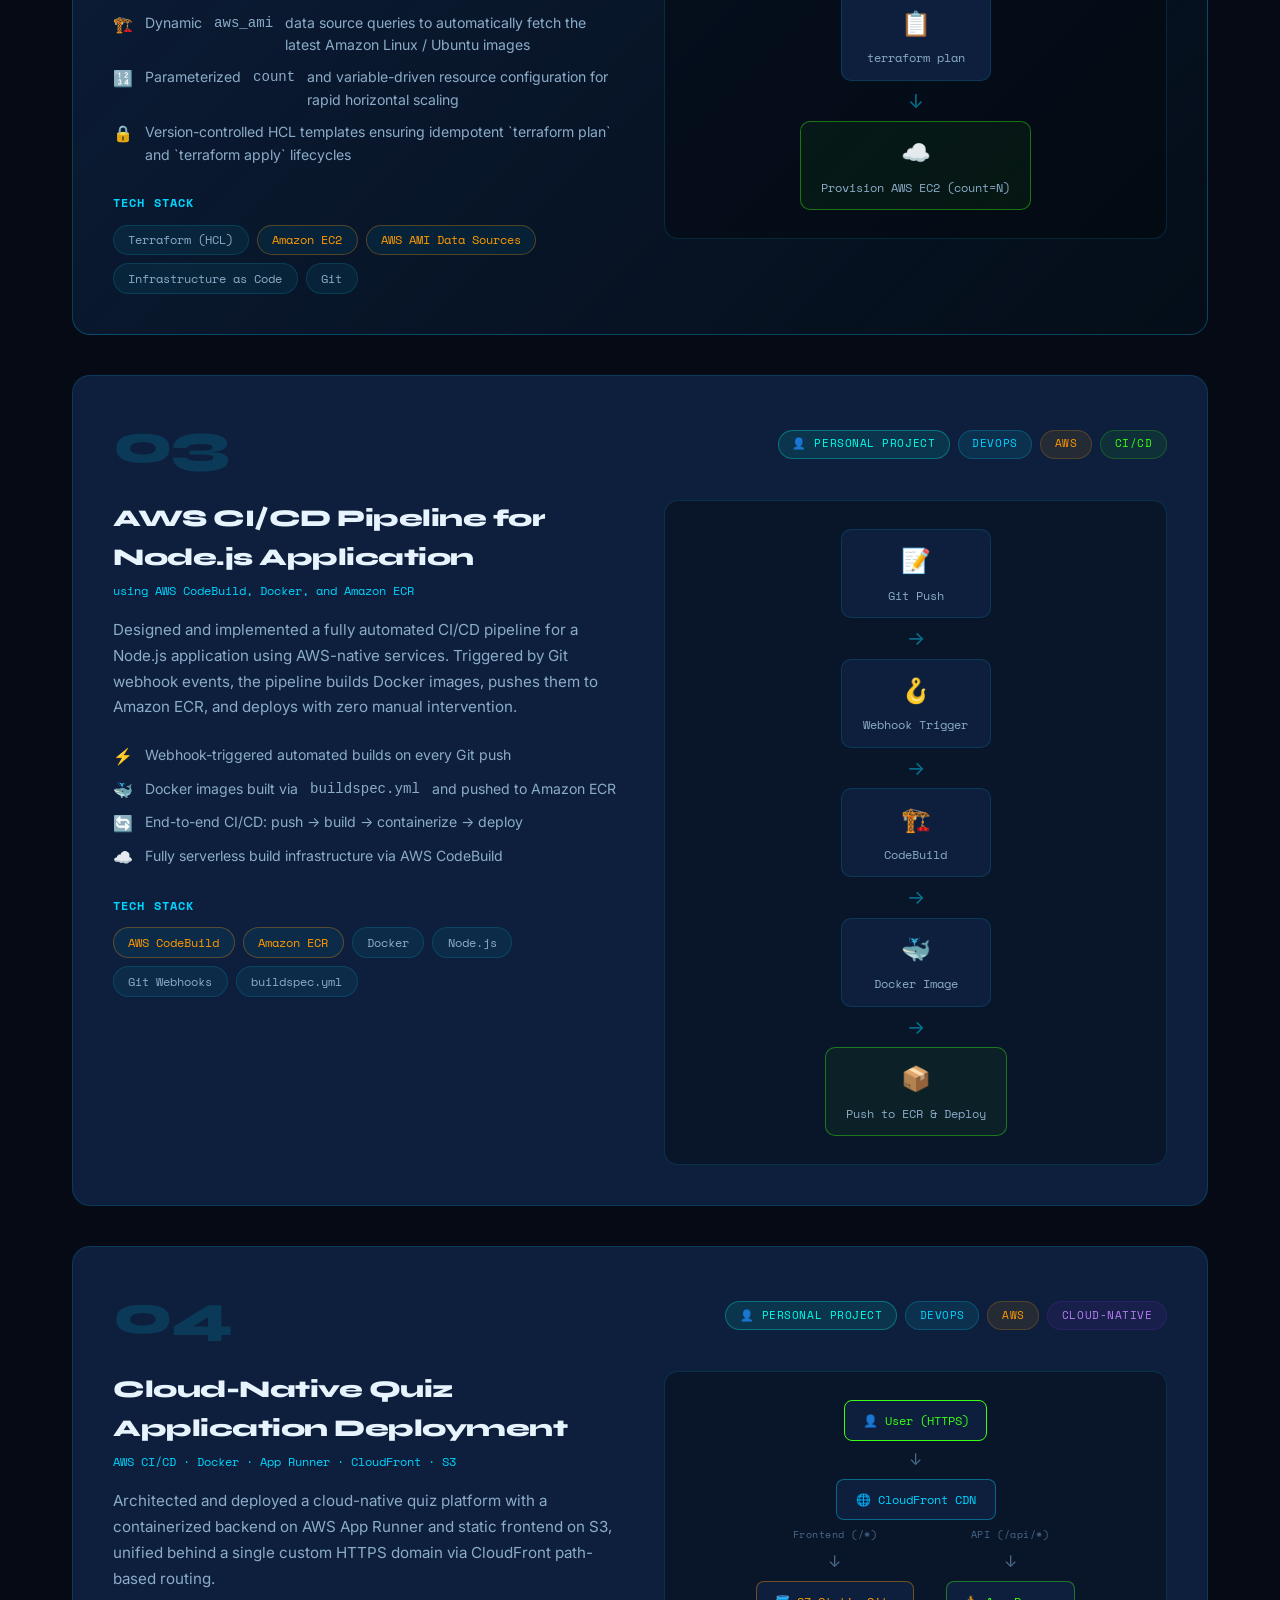
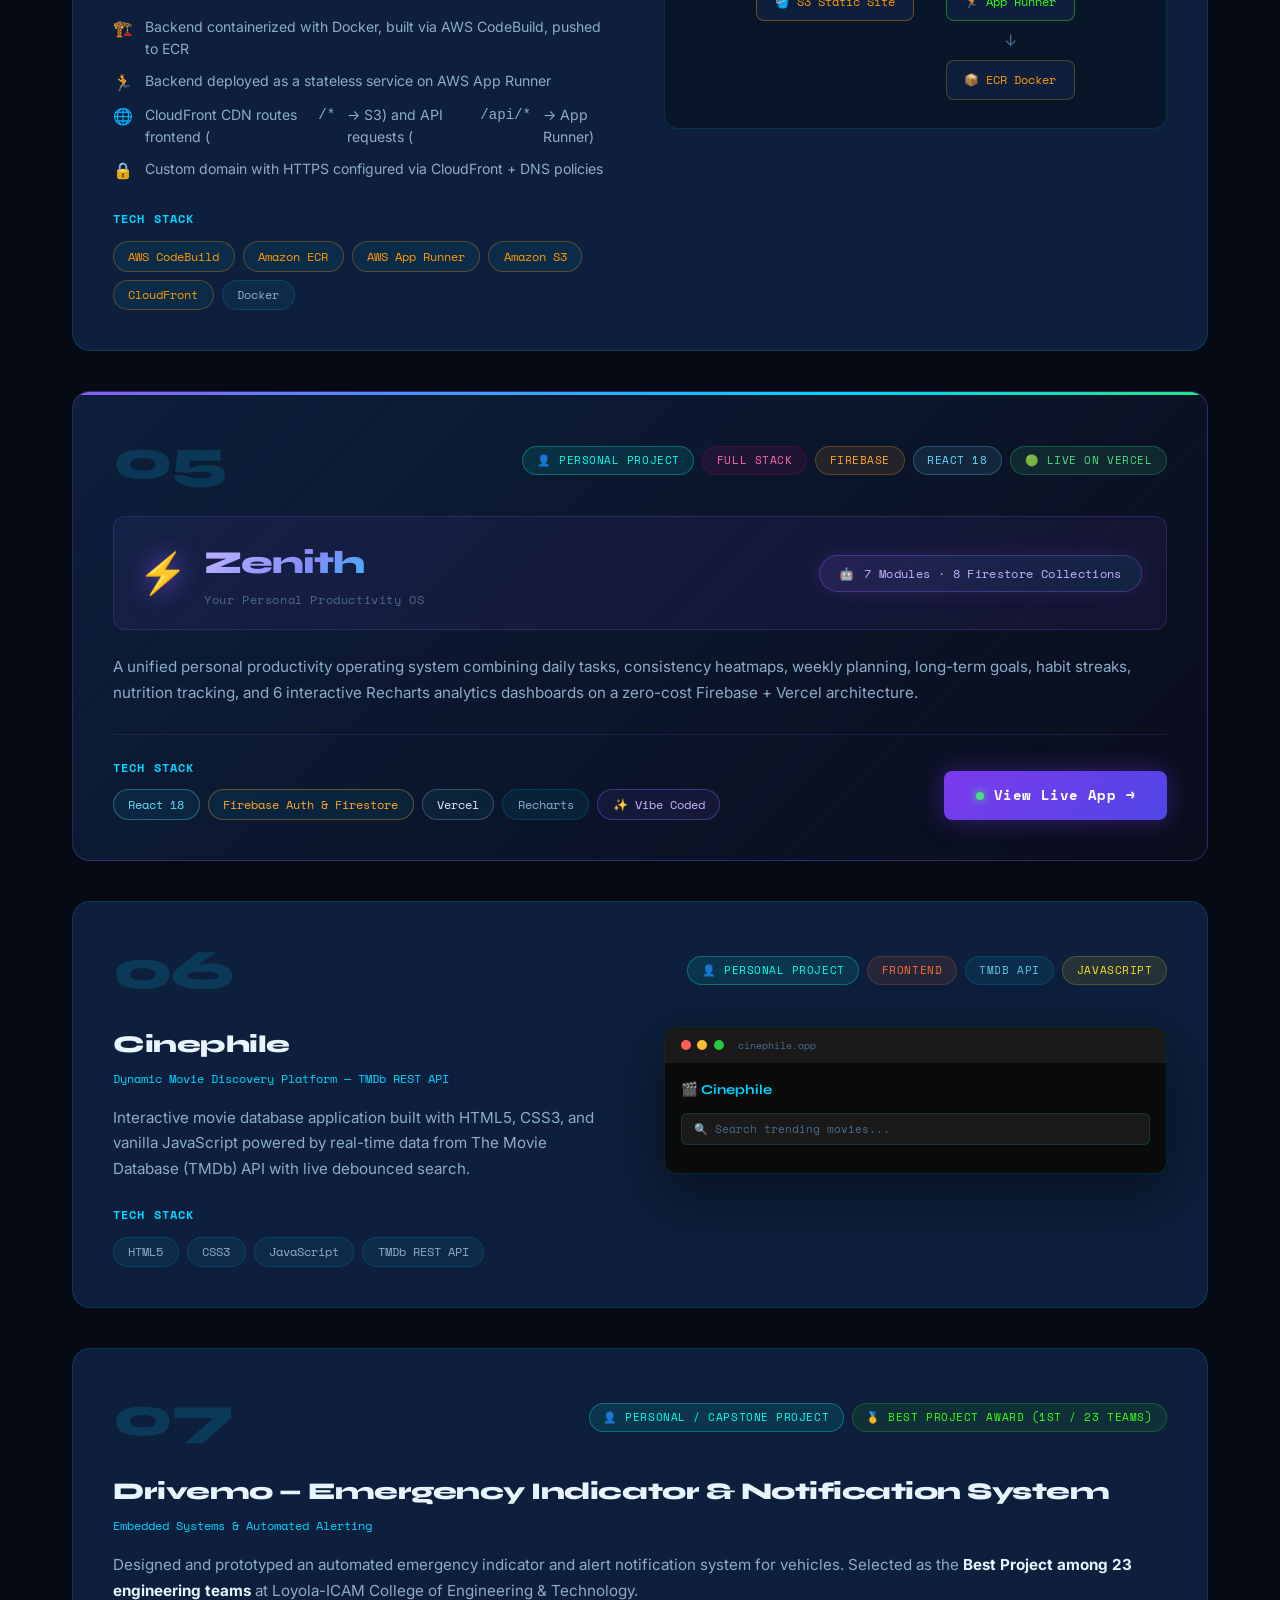
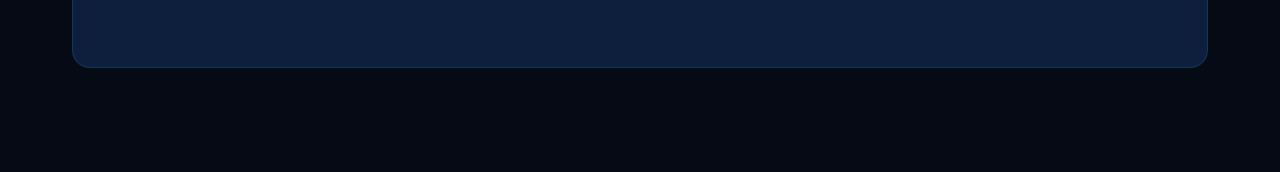
<file: projects.html>
<!doctype html>
<html lang="en">
  <head>
    <meta charset="UTF-8" />
    <meta name="viewport" content="width=device-width, initial-scale=1.0" />
    <title>Personal Projects | Femin B J — Platform & DevOps Engineer</title>
    <link rel="stylesheet" href="styles/main.css" />
    <link rel="preconnect" href="https://fonts.googleapis.com" />
    <link
      href="https://fonts.googleapis.com/css2?family=Space+Mono:wght@400;700&family=Syne:wght@400;600;700;800&family=Inter:wght@300;400;500&display=swap"
      rel="stylesheet"
    />
  </head>
  <body>
    <nav class="navbar" id="navbar">
      <div class="nav-logo">
        <span class="logo-bracket">&lt;</span>FeminBJ<span class="logo-bracket"
          >/&gt;</span
        >
      </div>
      <button class="nav-toggle" id="navToggle">
        <span></span><span></span><span></span>
      </button>
      <ul class="nav-links" id="navLinks">
        <li><a href="index.html" class="nav-link">Home</a></li>
        <li><a href="about.html" class="nav-link">About</a></li>
        <li><a href="skills.html" class="nav-link">Skills</a></li>
        <li><a href="experience.html" class="nav-link">Experience</a></li>
        <li><a href="projects.html" class="nav-link active">Projects</a></li>
        <li>
          <a href="certifications.html" class="nav-link">Certifications</a>
        </li>
        <li><a href="contact.html" class="nav-link">Contact</a></li>
        <li>
          <button
            class="cmd-trigger"
            id="cmdTrigger"
            title="Command Palette (Ctrl+K)"
          >
            ⌘K
          </button>
        </li>
        <li>
          <a href="resume/Femin_BJ_Resume.pdf" download class="nav-cta"
            >Download CV</a
          >
        </li>
      </ul>
    </nav>

    <div class="page-header">
      <div class="page-header-bg"></div>
      <div class="page-header-content">
        <span class="page-tag">03.5 / personal projects</span>
        <h1>Personal <span class="accent">Projects</span></h1>
        <p>
          Self-initiated cloud infrastructure, CI/CD pipelines, and full-stack
          products. (Enterprise client projects are detailed in Experience).
        </p>
      </div>
    </div>

    <main class="container projects-main">
      <!-- Personal Projects Notice & Filter -->
      <div class="filter-bar" data-animate>
        <button class="filter-btn active" data-proj-filter="all">
          All Personal Projects (7)
        </button>
        <button class="filter-btn" data-proj-filter="cloud">
          ☁️ IaC, Cloud &amp; CI/CD
        </button>
        <button class="filter-btn" data-proj-filter="fullstack">
          ⚡ Full-Stack &amp; FinTech Apps
        </button>
        <button class="filter-btn" data-proj-filter="hardware">
          🔧 IoT &amp; Web
        </button>
      </div>

      <!-- Project 1: FinTrack Investment & Wealth Tracker -->
      <div
        class="project-card zenith-card"
        data-proj-cat="fullstack"
        data-animate
      >
        <div class="project-card-top">
          <div class="project-num">01</div>
          <div class="project-badges">
            <span class="proj-badge personal-badge">👤 Personal Project</span>
            <span class="proj-badge fullstack">FinTech</span>
            <span class="proj-badge react-badge">Modern Web</span>
            <span class="proj-badge vibe-badge">✨ Vibe Coded</span>
            <span class="proj-badge live-badge">🟢 Live on Vercel</span>
          </div>
        </div>

        <div class="zenith-hero-strip">
          <div class="zenith-logo-block">
            <span class="zenith-logo-icon">📈</span>
            <div>
              <h2 class="zenith-title">FinTrack</h2>
              <p class="zenith-tagline">
                Personal Investment &amp; Portfolio Analytics Platform
              </p>
            </div>
          </div>
          <div class="zenith-ai-badge">
            <span>💹</span>
            <span>Live Production App · /investments</span>
          </div>
        </div>

        <p class="project-desc zenith-desc">
          Built and deployed <strong>FinTrack</strong> — a dedicated personal
          finance and investment portfolio tracker designed to give clear
          visibility into asset allocation, investment performance, holdings
          breakdown, and wealth growth over time without spreadsheet clutter.
        </p>

        <div class="project-highlights">
          <div class="ph-item">
            <span class="ph-icon">📊</span> Interactive investment dashboard
            tracking holdings, returns, and portfolio distribution
          </div>
          <div class="ph-item">
            <span class="ph-icon">💰</span> Real-time net-worth and asset class
            breakdown across equity, mutual funds, and savings
          </div>
          <div class="ph-item">
            <span class="ph-icon">⚡</span> Responsive, dark-mode financial UI
            deployed with zero-downtime CI/CD on Vercel
          </div>
        </div>

        <div class="zenith-footer">
          <div class="project-tech">
            <h4>Tech Stack</h4>
            <div class="tech-pills">
              <span class="tech-pill react-pill">React / Next.js</span>
              <span class="tech-pill vercel-pill">Vercel CI/CD</span>
              <span class="tech-pill">Financial Analytics</span>
              <span class="tech-pill">Interactive Charts</span>
              <span class="tech-pill vibe-pill">✨ Personal Project</span>
            </div>
          </div>
          <a
            href="https://fintrack-rose-six.vercel.app/investments"
            target="_blank"
            rel="noopener"
            class="zenith-live-btn"
          >
            <span class="live-dot"></span>
            Launch FinTrack &rarr;
          </a>
        </div>
      </div>

      <!-- Project 2: Terraform on AWS (IaC) -->
      <div
        class="project-card featured-project"
        data-proj-cat="cloud"
        data-animate
      >
        <div class="project-card-top">
          <div class="project-num">02</div>
          <div class="project-badges">
            <span class="proj-badge personal-badge">👤 Personal Project</span>
            <span class="proj-badge devops">Terraform (IaC)</span>
            <span class="proj-badge aws">AWS</span>
            <span class="proj-badge cloud">Platform Engineering</span>
          </div>
        </div>

        <div class="project-body">
          <div class="project-left">
            <h2 class="project-title">
              Automated AWS Infrastructure Provisioning with Terraform
            </h2>
            <p class="project-subtitle">
              Infrastructure as Code · Dynamic AMI Data Sources · Modular
              Compute
            </p>
            <p class="project-desc">
              Designed and codified reusable Terraform configurations to
              provision scalable Amazon EC2 compute infrastructure on AWS.
              Eliminated manual console clicks by leveraging dynamic AMI data
              lookups, count-based multi-instance scaling, and declarative state
              management.
            </p>

            <div class="project-highlights">
              <div class="ph-item">
                <span class="ph-icon">🏗️</span> Dynamic
                <code>aws_ami</code> data source queries to automatically fetch
                the latest Amazon Linux / Ubuntu images
              </div>
              <div class="ph-item">
                <span class="ph-icon">🔢</span> Parameterized
                <code>count</code> and variable-driven resource configuration
                for rapid horizontal scaling
              </div>
              <div class="ph-item">
                <span class="ph-icon">🔒</span> Version-controlled HCL templates
                ensuring idempotent `terraform plan` and `terraform apply`
                lifecycles
              </div>
            </div>

            <div class="project-tech">
              <h4>Tech Stack</h4>
              <div class="tech-pills">
                <span class="tech-pill">Terraform (HCL)</span>
                <span class="tech-pill aws-pill">Amazon EC2</span>
                <span class="tech-pill aws-pill">AWS AMI Data Sources</span>
                <span class="tech-pill">Infrastructure as Code</span>
                <span class="tech-pill">Git</span>
              </div>
            </div>
          </div>

          <div class="project-right">
            <div class="pipeline-diagram">
              <div class="pipe-step">
                <div class="pipe-icon">📄</div>
                <span class="pipe-label">main.tf &amp; vars.tf</span>
              </div>
              <div class="pipe-arrow">↓</div>
              <div class="pipe-step">
                <div class="pipe-icon">🔍</div>
                <span class="pipe-label">AMI Data Lookup</span>
              </div>
              <div class="pipe-arrow">↓</div>
              <div class="pipe-step">
                <div class="pipe-icon">📋</div>
                <span class="pipe-label">terraform plan</span>
              </div>
              <div class="pipe-arrow">↓</div>
              <div class="pipe-step active-step">
                <div class="pipe-icon">☁️</div>
                <span class="pipe-label">Provision AWS EC2 (count=N)</span>
              </div>
            </div>
          </div>
        </div>
      </div>

      <!-- Project 3: AWS CI/CD Pipeline -->
      <div class="project-card" data-proj-cat="cloud" data-animate>
        <div class="project-card-top">
          <div class="project-num">03</div>
          <div class="project-badges">
            <span class="proj-badge personal-badge">👤 Personal Project</span>
            <span class="proj-badge devops">DevOps</span>
            <span class="proj-badge aws">AWS</span>
            <span class="proj-badge cicd">CI/CD</span>
          </div>
        </div>

        <div class="project-body">
          <div class="project-left">
            <h2 class="project-title">
              AWS CI/CD Pipeline for Node.js Application
            </h2>
            <p class="project-subtitle">
              using AWS CodeBuild, Docker, and Amazon ECR
            </p>
            <p class="project-desc">
              Designed and implemented a fully automated CI/CD pipeline for a
              Node.js application using AWS-native services. Triggered by Git
              webhook events, the pipeline builds Docker images, pushes them to
              Amazon ECR, and deploys with zero manual intervention.
            </p>

            <div class="project-highlights">
              <div class="ph-item">
                <span class="ph-icon">⚡</span> Webhook-triggered automated
                builds on every Git push
              </div>
              <div class="ph-item">
                <span class="ph-icon">🐳</span> Docker images built via
                <code>buildspec.yml</code> and pushed to Amazon ECR
              </div>
              <div class="ph-item">
                <span class="ph-icon">🔄</span> End-to-end CI/CD: push → build →
                containerize → deploy
              </div>
              <div class="ph-item">
                <span class="ph-icon">☁️</span> Fully serverless build
                infrastructure via AWS CodeBuild
              </div>
            </div>

            <div class="project-tech">
              <h4>Tech Stack</h4>
              <div class="tech-pills">
                <span class="tech-pill aws-pill">AWS CodeBuild</span>
                <span class="tech-pill aws-pill">Amazon ECR</span>
                <span class="tech-pill">Docker</span>
                <span class="tech-pill">Node.js</span>
                <span class="tech-pill">Git Webhooks</span>
                <span class="tech-pill">buildspec.yml</span>
              </div>
            </div>
          </div>

          <div class="project-right">
            <div class="pipeline-diagram">
              <div class="pipe-step">
                <div class="pipe-icon">📝</div>
                <span class="pipe-label">Git Push</span>
              </div>
              <div class="pipe-arrow">→</div>
              <div class="pipe-step">
                <div class="pipe-icon">🪝</div>
                <span class="pipe-label">Webhook Trigger</span>
              </div>
              <div class="pipe-arrow">→</div>
              <div class="pipe-step">
                <div class="pipe-icon">🏗️</div>
                <span class="pipe-label">CodeBuild</span>
              </div>
              <div class="pipe-arrow">→</div>
              <div class="pipe-step">
                <div class="pipe-icon">🐳</div>
                <span class="pipe-label">Docker Image</span>
              </div>
              <div class="pipe-arrow">→</div>
              <div class="pipe-step active-step">
                <div class="pipe-icon">📦</div>
                <span class="pipe-label">Push to ECR &amp; Deploy</span>
              </div>
            </div>
          </div>
        </div>
      </div>

      <!-- Project 4: Cloud-Native Quiz App -->
      <div class="project-card" data-proj-cat="cloud" data-animate>
        <div class="project-card-top">
          <div class="project-num">04</div>
          <div class="project-badges">
            <span class="proj-badge personal-badge">👤 Personal Project</span>
            <span class="proj-badge devops">DevOps</span>
            <span class="proj-badge aws">AWS</span>
            <span class="proj-badge cloud">Cloud-Native</span>
          </div>
        </div>

        <div class="project-body">
          <div class="project-left">
            <h2 class="project-title">
              Cloud-Native Quiz Application Deployment
            </h2>
            <p class="project-subtitle">
              AWS CI/CD · Docker · App Runner · CloudFront · S3
            </p>
            <p class="project-desc">
              Architected and deployed a cloud-native quiz platform with a
              containerized backend on AWS App Runner and static frontend on S3,
              unified behind a single custom HTTPS domain via CloudFront
              path-based routing.
            </p>

            <div class="project-highlights">
              <div class="ph-item">
                <span class="ph-icon">🏗️</span> Backend containerized with
                Docker, built via AWS CodeBuild, pushed to ECR
              </div>
              <div class="ph-item">
                <span class="ph-icon">🏃</span> Backend deployed as a stateless
                service on AWS App Runner
              </div>
              <div class="ph-item">
                <span class="ph-icon">🌐</span> CloudFront CDN routes frontend
                (<code>/*</code> → S3) and API requests (<code>/api/*</code> →
                App Runner)
              </div>
              <div class="ph-item">
                <span class="ph-icon">🔒</span> Custom domain with HTTPS
                configured via CloudFront + DNS policies
              </div>
            </div>

            <div class="project-tech">
              <h4>Tech Stack</h4>
              <div class="tech-pills">
                <span class="tech-pill aws-pill">AWS CodeBuild</span>
                <span class="tech-pill aws-pill">Amazon ECR</span>
                <span class="tech-pill aws-pill">AWS App Runner</span>
                <span class="tech-pill aws-pill">Amazon S3</span>
                <span class="tech-pill aws-pill">CloudFront</span>
                <span class="tech-pill">Docker</span>
              </div>
            </div>
          </div>

          <div class="project-right">
            <div class="arch-diagram">
              <div class="arch-row">
                <div class="arch-node user-node">👤 User (HTTPS)</div>
              </div>
              <div class="arch-arrow-down">↓</div>
              <div class="arch-row">
                <div class="arch-node cdn-node">🌐 CloudFront CDN</div>
              </div>
              <div class="arch-row split-row">
                <div class="arch-branch">
                  <div class="arch-branch-label">Frontend (/*)</div>
                  <div class="arch-arrow-down">↓</div>
                  <div class="arch-node s3-node">🪣 S3 Static Site</div>
                </div>
                <div class="arch-branch">
                  <div class="arch-branch-label">API (/api/*)</div>
                  <div class="arch-arrow-down">↓</div>
                  <div class="arch-node runner-node">🏃 App Runner</div>
                  <div class="arch-arrow-down">↓</div>
                  <div class="arch-node ecr-node">📦 ECR Docker</div>
                </div>
              </div>
            </div>
          </div>
        </div>
      </div>

      <!-- Project 5: Zenith Productivity -->
      <div
        class="project-card zenith-card"
        data-proj-cat="fullstack"
        data-animate
      >
        <div class="project-card-top">
          <div class="project-num">05</div>
          <div class="project-badges">
            <span class="proj-badge personal-badge">👤 Personal Project</span>
            <span class="proj-badge fullstack">Full Stack</span>
            <span class="proj-badge firebase-badge">Firebase</span>
            <span class="proj-badge react-badge">React 18</span>
            <span class="proj-badge live-badge">🟢 Live on Vercel</span>
          </div>
        </div>

        <div class="zenith-hero-strip">
          <div class="zenith-logo-block">
            <span class="zenith-logo-icon">&#9889;</span>
            <div>
              <h2 class="zenith-title">Zenith</h2>
              <p class="zenith-tagline">Your Personal Productivity OS</p>
            </div>
          </div>
          <div class="zenith-ai-badge">
            <span>&#129302;</span>
            <span>7 Modules · 8 Firestore Collections</span>
          </div>
        </div>

        <p class="project-desc zenith-desc">
          A unified personal productivity operating system combining daily
          tasks, consistency heatmaps, weekly planning, long-term goals, habit
          streaks, nutrition tracking, and 6 interactive Recharts analytics
          dashboards on a zero-cost Firebase + Vercel architecture.
        </p>

        <div class="zenith-footer">
          <div class="project-tech">
            <h4>Tech Stack</h4>
            <div class="tech-pills">
              <span class="tech-pill react-pill">React 18</span>
              <span class="tech-pill firebase-pill"
                >Firebase Auth &amp; Firestore</span
              >
              <span class="tech-pill vercel-pill">Vercel</span>
              <span class="tech-pill">Recharts</span>
              <span class="tech-pill vibe-pill">✨ Vibe Coded</span>
            </div>
          </div>
          <a
            href="https://zenithproductivity-ten.vercel.app/"
            target="_blank"
            rel="noopener"
            class="zenith-live-btn"
          >
            <span class="live-dot"></span>
            View Live App &rarr;
          </a>
        </div>
      </div>

      <!-- Project 6: Cinephile -->
      <div class="project-card" data-proj-cat="hardware" data-animate>
        <div class="project-card-top">
          <div class="project-num">06</div>
          <div class="project-badges">
            <span class="proj-badge personal-badge">👤 Personal Project</span>
            <span class="proj-badge frontend">Frontend</span>
            <span class="proj-badge api">TMDb API</span>
            <span class="proj-badge js">JavaScript</span>
          </div>
        </div>

        <div class="project-body">
          <div class="project-left">
            <h2 class="project-title">Cinephile</h2>
            <p class="project-subtitle">
              Dynamic Movie Discovery Platform — TMDb REST API
            </p>
            <p class="project-desc">
              Interactive movie database application built with HTML5, CSS3, and
              vanilla JavaScript powered by real-time data from The Movie
              Database (TMDb) API with live debounced search.
            </p>
            <div class="project-tech">
              <h4>Tech Stack</h4>
              <div class="tech-pills">
                <span class="tech-pill">HTML5</span>
                <span class="tech-pill">CSS3</span>
                <span class="tech-pill">JavaScript</span>
                <span class="tech-pill">TMDb REST API</span>
              </div>
            </div>
          </div>
          <div class="project-right">
            <div class="cinephile-mockup">
              <div class="mock-header">
                <span class="mock-dot red"></span>
                <span class="mock-dot yellow"></span>
                <span class="mock-dot green"></span>
                <span class="mock-url">cinephile.app</span>
              </div>
              <div class="mock-body">
                <div class="mock-nav">🎬 Cinephile</div>
                <div class="mock-search">🔍 Search trending movies...</div>
              </div>
            </div>
          </div>
        </div>
      </div>

      <!-- Project 7: Drivemo -->
      <div class="project-card" data-proj-cat="hardware" data-animate>
        <div class="project-card-top">
          <div class="project-num">07</div>
          <div class="project-badges">
            <span class="proj-badge personal-badge"
              >👤 Personal / Capstone Project</span
            >
            <span class="proj-badge cicd"
              >🥇 Best Project Award (1st / 23 Teams)</span
            >
          </div>
        </div>
        <div>
          <h2 class="project-title">
            Drivemo — Emergency Indicator &amp; Notification System
          </h2>
          <p class="project-subtitle">
            Embedded Systems &amp; Automated Alerting
          </p>
          <p class="project-desc">
            Designed and prototyped an automated emergency indicator and alert
            notification system for vehicles. Selected as the
            <strong>Best Project among 23 engineering teams</strong> at
            Loyola-ICAM College of Engineering &amp; Technology.
          </p>
        </div>
      </div>
    </main>
    <script src="scripts/main.js"></script>
  </body>
</html>
</file>
<file: styles/main.css>
/* =========================================
   FEMIN BJ PORTFOLIO — DARK TECHY THEME
   ========================================= */

:root {
  --bg-primary: #050a14;
  --bg-secondary: #0a1628;
  --bg-card: #0d1f3c;
  --bg-card-hover: #112347;
  --neon-blue: #00d4ff;
  --neon-cyan: #00ffea;
  --neon-green: #39ff14;
  --accent: #00d4ff;
  --accent-2: #0084ff;
  --text-primary: #e8f4fd;
  --text-secondary: #8bacc8;
  --text-muted: #4a6a8a;
  --border: rgba(0, 212, 255, 0.15);
  --border-bright: rgba(0, 212, 255, 0.4);
  --gradient-hero: linear-gradient(135deg, #050a14 0%, #0a1628 50%, #071020 100%);
  --font-mono: 'Space Mono', monospace;
  --font-display: 'Syne', sans-serif;
  --font-body: 'Inter', sans-serif;
  --glow: 0 0 20px rgba(0, 212, 255, 0.3);
  --glow-strong: 0 0 40px rgba(0, 212, 255, 0.5);
}

*, *::before, *::after { box-sizing: border-box; margin: 0; padding: 0; }

html { scroll-behavior: smooth; }

body {
  background: var(--bg-primary);
  color: var(--text-primary);
  font-family: var(--font-body);
  font-size: 16px;
  line-height: 1.6;
  overflow-x: hidden;
  min-height: 100vh;
}

/* ── SCROLLBAR ── */
::-webkit-scrollbar { width: 6px; }
::-webkit-scrollbar-track { background: var(--bg-primary); }
::-webkit-scrollbar-thumb { background: var(--accent); border-radius: 3px; }

/* ── TYPOGRAPHY ── */
.accent { color: var(--neon-blue); }
strong { color: var(--text-primary); }

/* ── NAVBAR ── */
.navbar {
  position: fixed; top: 0; left: 0; right: 0; z-index: 1000;
  display: flex; align-items: center; justify-content: space-between;
  padding: 1rem 3rem;
  background: rgba(5, 10, 20, 0.85);
  backdrop-filter: blur(20px);
  border-bottom: 1px solid var(--border);
  transition: all 0.3s ease;
}
.navbar.scrolled {
  padding: 0.75rem 3rem;
  background: rgba(5, 10, 20, 0.97);
  box-shadow: 0 4px 30px rgba(0,212,255,0.08);
}
.nav-logo {
  font-family: var(--font-mono);
  font-size: 1.1rem;
  font-weight: 700;
  letter-spacing: 0.05em;
  color: var(--text-primary);
}
.logo-bracket { color: var(--neon-blue); }
.nav-links {
  display: flex; align-items: center; gap: 0.25rem;
  list-style: none;
}
.nav-link {
  color: var(--text-secondary);
  text-decoration: none;
  font-family: var(--font-mono);
  font-size: 0.8rem;
  letter-spacing: 0.05em;
  padding: 0.5rem 0.75rem;
  border-radius: 4px;
  transition: all 0.2s;
  position: relative;
}
.nav-link:hover, .nav-link.active {
  color: var(--neon-blue);
}
.nav-link.active::after {
  content: '';
  position: absolute; bottom: 0; left: 50%; transform: translateX(-50%);
  width: 4px; height: 4px; background: var(--neon-blue);
  border-radius: 50%;
}
.nav-cta {
  color: var(--bg-primary) !important;
  background: var(--neon-blue);
  padding: 0.5rem 1.2rem !important;
  border-radius: 4px;
  font-family: var(--font-mono);
  font-size: 0.78rem;
  font-weight: 700;
  text-decoration: none;
  letter-spacing: 0.03em;
  transition: all 0.2s;
  box-shadow: 0 0 15px rgba(0,212,255,0.3);
}
.nav-cta:hover { background: var(--neon-cyan); box-shadow: 0 0 25px rgba(0,212,255,0.6); transform: translateY(-1px); }

.nav-toggle {
  display: none;
  flex-direction: column; gap: 5px;
  background: none; border: none; cursor: pointer; padding: 5px;
}
.nav-toggle span {
  width: 24px; height: 2px; background: var(--neon-blue); border-radius: 2px;
  transition: all 0.3s;
}

/* ── CONTAINER ── */
.container {
  max-width: 1200px;
  margin: 0 auto;
  padding: 6rem 2rem 4rem;
}

/* ── HERO SECTION ── */
.hero-section {
  min-height: 100vh;
  display: flex; align-items: center;
  position: relative;
  overflow: hidden;
  padding: 0 3rem;
  background: var(--gradient-hero);
}

#matrixCanvas {
  position: absolute; top: 0; left: 0;
  width: 100%; height: 100%;
  opacity: 0.07;
  z-index: 0;
}

.hero-grid-overlay {
  position: absolute; inset: 0;
  background-image:
    linear-gradient(rgba(0,212,255,0.03) 1px, transparent 1px),
    linear-gradient(90deg, rgba(0,212,255,0.03) 1px, transparent 1px);
  background-size: 60px 60px;
  z-index: 0;
}

.hero-content {
  position: relative; z-index: 2;
  max-width: 640px;
  animation: fadeInUp 0.9s ease both;
}

.hero-tag-line {
  display: flex; align-items: center; gap: 8px;
  font-family: var(--font-mono);
  font-size: 0.78rem;
  color: var(--neon-green);
  letter-spacing: 0.1em;
  text-transform: uppercase;
  margin-bottom: 1.5rem;
}
.tag-dot {
  width: 8px; height: 8px; border-radius: 50%;
  background: var(--neon-green);
  box-shadow: 0 0 8px var(--neon-green);
  animation: pulse 2s infinite;
}

.hero-name {
  font-family: var(--font-display);
  font-size: clamp(3.5rem, 8vw, 7rem);
  font-weight: 800;
  line-height: 0.95;
  letter-spacing: -0.03em;
  margin-bottom: 1rem;
}
.name-line { display: block; }
.name-line.accent {
  color: transparent;
  -webkit-text-stroke: 2px var(--neon-blue);
  text-shadow: none;
}

.hero-title-wrap {
  display: flex; align-items: center; gap: 0;
  font-family: var(--font-mono);
  font-size: 1rem;
  color: var(--text-secondary);
  margin-bottom: 1.5rem;
  background: rgba(0,212,255,0.05);
  border: 1px solid var(--border);
  border-radius: 4px;
  padding: 0.6rem 1rem;
  width: fit-content;
}
.title-prefix { color: var(--neon-blue); margin-right: 0; }
.typed-title { color: var(--neon-cyan); min-width: 280px; }
.cursor-blink { color: var(--neon-blue); animation: blink 1s step-end infinite; }

.hero-desc {
  font-size: 1.05rem;
  color: var(--text-secondary);
  line-height: 1.7;
  margin-bottom: 2rem;
  max-width: 520px;
}

.hero-stats {
  display: flex; gap: 1rem; flex-wrap: wrap;
  margin-bottom: 2.5rem;
}
.stat-card {
  background: rgba(0,212,255,0.05);
  border: 1px solid var(--border);
  border-radius: 8px;
  padding: 0.75rem 1.25rem;
  text-align: center;
  transition: all 0.3s;
}
.stat-card:hover {
  border-color: var(--neon-blue);
  box-shadow: var(--glow);
  transform: translateY(-2px);
}
.stat-num {
  display: block;
  font-family: var(--font-display);
  font-size: 1.6rem;
  font-weight: 800;
  color: var(--neon-blue);
}
.stat-label {
  font-size: 0.72rem;
  font-family: var(--font-mono);
  color: var(--text-muted);
  letter-spacing: 0.05em;
  text-transform: uppercase;
}

.hero-cta-group { display: flex; gap: 1rem; flex-wrap: wrap; }

/* ── BUTTONS ── */
.btn-primary {
  display: inline-flex; align-items: center; gap: 0.5rem;
  background: var(--neon-blue);
  color: var(--bg-primary);
  padding: 0.85rem 2rem;
  border-radius: 6px;
  text-decoration: none;
  font-family: var(--font-mono);
  font-size: 0.85rem;
  font-weight: 700;
  letter-spacing: 0.05em;
  transition: all 0.3s;
  box-shadow: 0 0 20px rgba(0,212,255,0.3);
  border: none; cursor: pointer;
}
.btn-primary:hover {
  background: var(--neon-cyan);
  box-shadow: 0 0 35px rgba(0,212,255,0.6);
  transform: translateY(-2px);
}
.btn-secondary {
  display: inline-flex; align-items: center; gap: 0.5rem;
  background: transparent;
  color: var(--neon-blue);
  padding: 0.85rem 2rem;
  border-radius: 6px;
  text-decoration: none;
  font-family: var(--font-mono);
  font-size: 0.85rem;
  font-weight: 700;
  letter-spacing: 0.05em;
  border: 1px solid var(--neon-blue);
  transition: all 0.3s;
  cursor: pointer;
}
.btn-secondary:hover {
  background: rgba(0,212,255,0.1);
  box-shadow: var(--glow);
  transform: translateY(-2px);
}

/* ── HERO VISUAL ── */
.hero-visual {
  position: absolute; right: 5%; top: 50%; transform: translateY(-50%);
  z-index: 2;
  width: 380px; height: 380px;
  display: flex; align-items: center; justify-content: center;
  animation: fadeIn 1.2s ease both 0.3s;
}
.hex-grid {
  display: grid;
  grid-template-columns: repeat(3, 1fr);
  gap: 1rem;
  z-index: 3;
  position: relative;
}
.hex-item {
  display: flex; flex-direction: column; align-items: center; gap: 0.4rem;
  background: rgba(0,212,255,0.05);
  border: 1px solid var(--border);
  border-radius: 12px;
  padding: 1rem;
  transition: all 0.3s;
  cursor: default;
  animation: float 4s ease-in-out infinite;
}
.hex-item:nth-child(2) { animation-delay: 0.5s; }
.hex-item:nth-child(3) { animation-delay: 1s; }
.hex-item:nth-child(4) { animation-delay: 1.5s; }
.hex-item:nth-child(5) { animation-delay: 2s; }
.hex-item:nth-child(6) { animation-delay: 2.5s; }
.hex-item:hover {
  background: rgba(0,212,255,0.12);
  border-color: var(--neon-blue);
  box-shadow: var(--glow);
  transform: translateY(-4px) scale(1.05);
}
.hex-item img { width: 36px; height: 36px; object-fit: contain; filter: drop-shadow(0 0 6px rgba(0,212,255,0.3)); }
.hex-item .skill-icon-text { font-size: 2rem; }
.hex-item span { font-family: var(--font-mono); font-size: 0.65rem; color: var(--text-secondary); letter-spacing: 0.05em; }

.orbit-ring {
  position: absolute;
  border-radius: 50%;
  border: 1px solid rgba(0,212,255,0.1);
  animation: spin 20s linear infinite;
}
.ring-1 { width: 360px; height: 360px; }
.ring-2 { width: 420px; height: 420px; animation-duration: 30s; animation-direction: reverse; border-style: dashed; }

.scroll-hint {
  position: absolute; bottom: 2.5rem; left: 3rem;
  display: flex; align-items: center; gap: 1rem;
  font-family: var(--font-mono); font-size: 0.7rem;
  color: var(--text-muted); letter-spacing: 0.1em; text-transform: uppercase;
  z-index: 2;
}
.scroll-line {
  width: 60px; height: 1px; background: var(--neon-blue);
  animation: scrollPulse 2s ease-in-out infinite;
}

/* ── CERT STRIP ── */
.cert-strip {
  background: rgba(0,212,255,0.04);
  border-top: 1px solid var(--border);
  border-bottom: 1px solid var(--border);
  padding: 1rem 3rem;
  overflow: hidden;
}
.cert-strip-inner {
  display: flex; align-items: center; justify-content: center;
  gap: 2rem; flex-wrap: wrap;
}
.cert-badge-sm {
  font-family: var(--font-mono);
  font-size: 0.78rem;
  color: var(--text-secondary);
  display: flex; align-items: center; gap: 0.5rem;
}
.cert-icon { font-size: 1rem; }
.strip-divider { color: var(--border-bright); font-size: 1.2rem; }

/* ── PAGE HEADER ── */
.page-header {
  position: relative;
  padding: 8rem 3rem 4rem;
  overflow: hidden;
  border-bottom: 1px solid var(--border);
}
.page-header-bg {
  position: absolute; inset: 0;
  background: radial-gradient(ellipse at 30% 50%, rgba(0,212,255,0.06) 0%, transparent 70%);
  background-image:
    linear-gradient(rgba(0,212,255,0.02) 1px, transparent 1px),
    linear-gradient(90deg, rgba(0,212,255,0.02) 1px, transparent 1px);
  background-size: 40px 40px;
}
.page-header-content { position: relative; z-index: 1; max-width: 1200px; margin: 0 auto; }
.page-tag {
  font-family: var(--font-mono);
  font-size: 0.75rem;
  color: var(--neon-blue);
  letter-spacing: 0.2em;
  text-transform: uppercase;
  display: block; margin-bottom: 0.75rem;
}
.page-header h1 {
  font-family: var(--font-display);
  font-size: clamp(2.5rem, 5vw, 4rem);
  font-weight: 800;
  letter-spacing: -0.02em;
  margin-bottom: 0.5rem;
}
.page-header p {
  color: var(--text-secondary);
  font-size: 1.1rem;
  font-family: var(--font-mono);
}

/* ── SECTION HEADINGS ── */
.section-heading {
  font-family: var(--font-display);
  font-size: clamp(1.8rem, 3vw, 2.5rem);
  font-weight: 800;
  letter-spacing: -0.02em;
  margin-bottom: 0.5rem;
}
.section-heading.center { text-align: center; }
.section-sub {
  color: var(--text-secondary);
  margin-bottom: 3rem;
}
.section-sub.center { text-align: center; }

/* ── ABOUT PAGE ── */
.about-main { padding-top: 5rem; }
.about-grid {
  display: grid; grid-template-columns: 280px 1fr;
  gap: 4rem; align-items: start;
  margin-bottom: 5rem;
}
.about-avatar {
  display: flex; flex-direction: column; align-items: center; gap: 1rem;
  position: sticky; top: 7rem;
}
.avatar-placeholder {
  width: 180px; height: 180px;
  border-radius: 50%;
  background: linear-gradient(135deg, var(--bg-card), var(--bg-secondary));
  border: 2px solid var(--border-bright);
  display: flex; align-items: center; justify-content: center;
  position: relative;
  box-shadow: var(--glow-strong);
}
.avatar-initials {
  font-family: var(--font-display);
  font-size: 2.5rem; font-weight: 800;
  color: var(--neon-blue);
}
.avatar-ring {
  position: absolute; inset: -10px; border-radius: 50%;
  border: 1px solid rgba(0,212,255,0.2);
  animation: spin 8s linear infinite;
}
.avatar-ring.ring-2 {
  inset: -20px;
  border: 1px dashed rgba(0,212,255,0.1);
  animation-duration: 15s; animation-direction: reverse;
}
.about-location {
  font-family: var(--font-mono); font-size: 0.8rem;
  color: var(--text-secondary);
}
.about-status {
  display: flex; align-items: center; gap: 0.5rem;
  background: rgba(57,255,20,0.08); border: 1px solid rgba(57,255,20,0.2);
  border-radius: 20px; padding: 0.4rem 1rem;
  font-family: var(--font-mono); font-size: 0.7rem; color: var(--neon-green);
}
.status-dot {
  width: 7px; height: 7px; border-radius: 50%;
  background: var(--neon-green); box-shadow: 0 0 8px var(--neon-green);
  animation: pulse 2s infinite;
}
.about-text {
  color: var(--text-secondary); margin-bottom: 1.25rem; font-size: 1rem; line-height: 1.8;
}
.about-highlights { display: flex; flex-direction: column; gap: 1rem; margin-top: 2rem; }
.highlight-item {
  display: flex; gap: 1rem; align-items: flex-start;
  background: var(--bg-card); border: 1px solid var(--border);
  border-radius: 10px; padding: 1rem 1.25rem;
  transition: all 0.3s;
}
.highlight-item:hover { border-color: var(--neon-blue); box-shadow: var(--glow); }
.hi-icon { font-size: 1.4rem; line-height: 1; }
.highlight-item strong { display: block; color: var(--text-primary); font-size: 0.9rem; }
.highlight-item span { color: var(--text-muted); font-size: 0.8rem; font-family: var(--font-mono); }

/* TIMELINE */
.journey-section { margin-bottom: 5rem; }
.timeline { position: relative; padding-left: 2rem; margin-top: 3rem; }
.timeline::before {
  content: ''; position: absolute; left: 0; top: 0; bottom: 0;
  width: 2px; background: linear-gradient(to bottom, var(--neon-blue), transparent);
}
.timeline-item { position: relative; padding-left: 2rem; padding-bottom: 3rem; }
.tl-dot {
  position: absolute; left: -2.5rem; top: 0.25rem;
  width: 14px; height: 14px; border-radius: 50%;
  background: var(--bg-primary); border: 2px solid var(--neon-blue);
  transition: all 0.3s;
}
.tl-dot.active {
  background: var(--neon-blue);
  box-shadow: 0 0 12px var(--neon-blue);
}
.tl-date {
  font-family: var(--font-mono); font-size: 0.75rem;
  color: var(--neon-blue); letter-spacing: 0.1em;
  margin-bottom: 0.5rem;
}
.tl-card {
  background: var(--bg-card); border: 1px solid var(--border);
  border-radius: 10px; padding: 1.25rem;
  transition: all 0.3s;
}
.tl-card:hover { border-color: var(--neon-blue); box-shadow: var(--glow); }
.tl-card.highlight-card {
  border-color: rgba(0,212,255,0.3);
  background: rgba(0,212,255,0.05);
}
.tl-card h4 { color: var(--text-primary); font-family: var(--font-display); font-weight: 700; margin-bottom: 0.4rem; }
.tl-card p { color: var(--text-secondary); font-size: 0.9rem; }

/* INTERESTS */
.interests-section { margin-bottom: 3rem; }
.interests-grid { display: flex; gap: 1rem; flex-wrap: wrap; justify-content: center; margin-top: 2rem; }
.interest-card {
  display: flex; flex-direction: column; align-items: center; gap: 0.5rem;
  background: var(--bg-card); border: 1px solid var(--border);
  border-radius: 12px; padding: 1.5rem 2rem;
  transition: all 0.3s; min-width: 100px;
}
.interest-card:hover { border-color: var(--neon-blue); box-shadow: var(--glow); transform: translateY(-3px); }
.int-icon { font-size: 2rem; }
.interest-card span:last-child { font-family: var(--font-mono); font-size: 0.75rem; color: var(--text-secondary); }

/* ── SKILLS PAGE ── */
.skills-main { padding-top: 5rem; }
.skill-section { margin-bottom: 4rem; }
.skill-section-header { margin-bottom: 2rem; }
.skill-category-tag {
  background: rgba(0,212,255,0.08); border: 1px solid var(--border);
  border-radius: 20px; padding: 0.4rem 1rem;
  font-family: var(--font-mono); font-size: 0.8rem;
  color: var(--neon-blue); letter-spacing: 0.05em;
}
.skills-cards-grid {
  display: grid; grid-template-columns: repeat(auto-fill, minmax(160px, 1fr));
  gap: 1rem;
}
.skill-card {
  background: var(--bg-card); border: 1px solid var(--border);
  border-radius: 12px; padding: 1.5rem 1rem;
  display: flex; flex-direction: column; align-items: center; gap: 0.75rem;
  transition: all 0.3s; cursor: default;
}
.skill-card:hover {
  border-color: var(--neon-blue);
  box-shadow: var(--glow);
  transform: translateY(-4px);
  background: var(--bg-card-hover);
}
.skill-card.featured { border-color: rgba(0,212,255,0.25); background: rgba(0,212,255,0.04); }
.skill-card img { width: 44px; height: 44px; object-fit: contain; filter: drop-shadow(0 0 5px rgba(0,212,255,0.2)); }
.skill-icon-text { font-size: 2.2rem; line-height: 1; }
.skill-name { font-family: var(--font-mono); font-size: 0.78rem; color: var(--text-primary); text-align: center; }
.skill-bar {
  width: 100%; height: 3px; background: rgba(255,255,255,0.05);
  border-radius: 2px; overflow: hidden;
}
.skill-fill {
  height: 100%; width: 0; background: linear-gradient(90deg, var(--accent-2), var(--neon-blue));
  border-radius: 2px; transition: width 1.2s cubic-bezier(0.4,0,0.2,1);
  box-shadow: 0 0 8px rgba(0,212,255,0.5);
}
.skill-level { font-family: var(--font-mono); font-size: 0.65rem; color: var(--text-muted); text-transform: uppercase; letter-spacing: 0.05em; }

.pro-skills-grid { display: flex; flex-wrap: wrap; gap: 0.75rem; }
.pro-skill-pill {
  background: rgba(0,212,255,0.06); border: 1px solid var(--border);
  border-radius: 25px; padding: 0.5rem 1.2rem;
  font-size: 0.85rem; color: var(--text-secondary);
  transition: all 0.3s; cursor: default;
}
.pro-skill-pill:hover { border-color: var(--neon-blue); color: var(--neon-blue); background: rgba(0,212,255,0.1); }

.achievements-banner {
  display: flex; align-items: center; justify-content: center;
  gap: 0; flex-wrap: wrap;
  background: linear-gradient(135deg, rgba(0,212,255,0.08), rgba(0,132,255,0.05));
  border: 1px solid rgba(0,212,255,0.2);
  border-radius: 16px; padding: 2rem;
  margin-top: 3rem;
}
.ach-item { text-align: center; padding: 1rem 2.5rem; }
.ach-num { display: block; font-family: var(--font-display); font-size: 2.5rem; font-weight: 800; color: var(--neon-blue); }
.ach-label { font-family: var(--font-mono); font-size: 0.75rem; color: var(--text-muted); text-transform: uppercase; letter-spacing: 0.05em; }
.ach-divider { width: 1px; height: 60px; background: var(--border); }

/* ── EXPERIENCE PAGE ── */
.exp-main { padding-top: 5rem; }
.exp-card {
  background: var(--bg-card); border: 1px solid var(--border);
  border-radius: 16px; padding: 2.5rem;
  margin-bottom: 2rem; transition: all 0.3s;
}
.exp-card:hover { border-color: var(--border-bright); box-shadow: 0 8px 40px rgba(0,212,255,0.08); }
.exp-card.featured-exp {
  border-color: rgba(0,212,255,0.25);
  background: linear-gradient(135deg, var(--bg-card), rgba(0,212,255,0.03));
}
.exp-card-header { display: flex; gap: 1.5rem; align-items: flex-start; margin-bottom: 1.5rem; }
.exp-company-logo {
  width: 64px; height: 64px; min-width: 64px;
  background: linear-gradient(135deg, var(--neon-blue), var(--accent-2));
  border-radius: 12px;
  display: flex; align-items: center; justify-content: center;
  font-family: var(--font-display); font-size: 1.1rem; font-weight: 800;
  color: var(--bg-primary); letter-spacing: -0.02em;
}
.exp-company-logo.project-logo { font-size: 1.6rem; background: linear-gradient(135deg, #7928ca, #ff0080); }
.exp-company-logo.edu-logo { font-size: 1.8rem; background: linear-gradient(135deg, #ff6b35, #f7931e); }
.exp-header-info h2 { font-family: var(--font-display); font-size: 1.4rem; font-weight: 700; margin-bottom: 0.25rem; }
.exp-header-info h3 { font-size: 1rem; color: var(--text-secondary); font-weight: 400; margin-bottom: 0.5rem; }
.exp-meta { display: flex; gap: 0.75rem; flex-wrap: wrap; align-items: center; }
.exp-date, .exp-location { font-family: var(--font-mono); font-size: 0.78rem; color: var(--text-muted); }
.exp-badge {
  font-family: var(--font-mono); font-size: 0.68rem;
  padding: 0.2rem 0.75rem; border-radius: 20px;
  letter-spacing: 0.05em; text-transform: uppercase;
}
.exp-badge.current { background: rgba(57,255,20,0.1); color: var(--neon-green); border: 1px solid rgba(57,255,20,0.3); }
.exp-badge.project-badge { background: rgba(255,0,128,0.1); color: #ff69b4; border: 1px solid rgba(255,0,128,0.2); }
.exp-badge.edu-badge { background: rgba(255,107,53,0.1); color: #ff6b35; border: 1px solid rgba(255,107,53,0.2); }

.exp-summary { color: var(--text-secondary); margin-bottom: 1.5rem; line-height: 1.7; }

.exp-highlights-grid {
  display: grid; grid-template-columns: repeat(auto-fit, minmax(160px, 1fr));
  gap: 1rem; margin-bottom: 2rem;
}
.exp-highlight-card {
  background: rgba(0,212,255,0.06); border: 1px solid rgba(0,212,255,0.15);
  border-radius: 10px; padding: 1rem;
  text-align: center;
}
.exp-highlight-num { display: block; font-family: var(--font-display); font-size: 2rem; font-weight: 800; color: var(--neon-blue); }
.exp-highlight-label { font-family: var(--font-mono); font-size: 0.7rem; color: var(--text-muted); text-transform: uppercase; letter-spacing: 0.03em; }

.exp-responsibilities h4, .exp-tech-stack h4 {
  font-family: var(--font-mono); font-size: 0.78rem;
  color: var(--neon-blue); letter-spacing: 0.1em; text-transform: uppercase;
  margin-bottom: 1rem;
}
.exp-list { list-style: none; display: flex; flex-direction: column; gap: 1rem; margin-bottom: 2rem; }
.exp-list li { display: flex; gap: 1rem; align-items: flex-start; }
.list-icon { font-size: 1.1rem; line-height: 1.4; flex-shrink: 0; }
.exp-list li div { color: var(--text-secondary); font-size: 0.95rem; line-height: 1.6; }
.exp-list li div strong { color: var(--text-primary); }

.tech-pills { display: flex; flex-wrap: wrap; gap: 0.5rem; }
.tech-pill {
  background: rgba(0,212,255,0.07); border: 1px solid var(--border);
  border-radius: 20px; padding: 0.3rem 0.9rem;
  font-family: var(--font-mono); font-size: 0.75rem;
  color: var(--text-secondary); transition: all 0.2s;
}
.tech-pill:hover { border-color: var(--neon-blue); color: var(--neon-blue); }
.tech-pill.azure { border-color: rgba(0,132,255,0.4); color: #4da6ff; }

/* PROJECT FEATURE CARD */
.project-feature-card {
  background: rgba(255,0,128,0.04); border: 1px solid rgba(255,0,128,0.15);
  border-radius: 12px; padding: 1.75rem;
}
.pf-header { display: flex; gap: 1rem; align-items: flex-start; margin-bottom: 1rem; }
.pf-icon { font-size: 2rem; line-height: 1; }
.pf-header h3 { font-family: var(--font-display); font-weight: 700; font-size: 1.1rem; color: var(--text-primary); }
.pf-sub { font-family: var(--font-mono); font-size: 0.75rem; color: var(--text-muted); margin-top: 0.25rem; }
.pf-desc { color: var(--text-secondary); line-height: 1.7; margin-bottom: 1.5rem; }
.pf-impact { display: flex; gap: 2rem; align-items: center; margin-bottom: 1.25rem; }
.impact-stat { text-align: center; }
.impact-num { display: block; font-family: var(--font-display); font-size: 2rem; font-weight: 800; color: #ff69b4; }
.impact-label { font-family: var(--font-mono); font-size: 0.7rem; color: var(--text-muted); text-transform: uppercase; }
.impact-divider { width: 1px; height: 50px; background: rgba(255,0,128,0.2); }
.pf-list { color: var(--text-secondary); padding-left: 1.25rem; font-size: 0.9rem; line-height: 1.8; }

/* EDU */
.edu-highlights { display: flex; flex-direction: column; gap: 0.75rem; margin-top: 0.5rem; }
.edu-stat { display: flex; align-items: baseline; gap: 0.5rem; }
.edu-num { font-family: var(--font-display); font-size: 2rem; font-weight: 800; color: #ff6b35; }
.edu-label { font-family: var(--font-mono); font-size: 0.8rem; color: var(--text-muted); }
.edu-award { color: var(--text-secondary); font-size: 0.9rem; padding: 0.6rem 1rem; background: rgba(255,107,53,0.05); border-radius: 6px; border-left: 3px solid #ff6b35; }

/* ── CERTIFICATIONS PAGE ── */
.cert-main { padding-top: 5rem; }
.azure-path-section { margin-bottom: 5rem; }
.cert-path { position: relative; margin-top: 3rem; }
.cert-path-line {
  position: absolute; left: 50%; top: 0; bottom: 0; width: 2px;
  background: linear-gradient(to bottom, var(--neon-blue), transparent);
  transform: translateX(-50%);
}
.cert-node {
  display: flex; gap: 3rem; align-items: center;
  margin-bottom: 4rem; position: relative;
}
.cert-node.reverse { flex-direction: row-reverse; }
.cert-node-badge {
  width: 100px; height: 100px; min-width: 100px;
  border-radius: 50%;
  display: flex; align-items: center; justify-content: center;
  position: relative; z-index: 1;
  box-shadow: var(--glow-strong);
  transition: all 0.3s;
  flex-shrink: 0;
}
.cert-node-badge:hover { transform: scale(1.05); }
.az900 { background: linear-gradient(135deg, #0078d4, #005a9e); border: 2px solid rgba(0,120,212,0.5); }
.az104 { background: linear-gradient(135deg, #00d4ff, #0084ff); border: 2px solid rgba(0,212,255,0.5); }
.ai102 { background: linear-gradient(135deg, #7928ca, #ff0080); border: 2px solid rgba(121,40,202,0.5); }
.cert-badge-inner { display: flex; flex-direction: column; align-items: center; }
.cert-badge-text { font-family: var(--font-display); font-size: 1rem; font-weight: 800; color: white; line-height: 1; }
.cert-badge-num { font-family: var(--font-mono); font-size: 0.85rem; color: rgba(255,255,255,0.8); }
.cert-badge-inner img { width: 50px; height: 50px; }

.cert-node-info {
  background: var(--bg-card); border: 1px solid var(--border);
  border-radius: 14px; padding: 1.75rem;
  flex: 1; max-width: 480px;
  transition: all 0.3s;
}
.cert-node-info:hover { border-color: var(--neon-blue); box-shadow: var(--glow); }
.cert-level-tag {
  font-family: var(--font-mono); font-size: 0.7rem;
  background: rgba(0,212,255,0.1); color: var(--neon-blue);
  padding: 0.2rem 0.75rem; border-radius: 20px;
  letter-spacing: 0.05em; text-transform: uppercase;
  display: inline-block; margin-bottom: 0.75rem;
}
.cert-level-tag.associate { background: rgba(0,212,255,0.15); }
.cert-node-info h3 { font-family: var(--font-display); font-size: 1.15rem; font-weight: 700; margin-bottom: 0.5rem; }
.cert-node-info p { color: var(--text-secondary); font-size: 0.9rem; line-height: 1.6; margin-bottom: 1rem; }
.cert-skills-covered { display: flex; flex-wrap: wrap; gap: 0.4rem; }
.cert-skills-covered span {
  background: rgba(255,255,255,0.04); border: 1px solid var(--border);
  border-radius: 4px; padding: 0.2rem 0.6rem;
  font-family: var(--font-mono); font-size: 0.7rem; color: var(--text-muted);
}

.other-certs-section { margin-bottom: 4rem; }
.other-certs-grid { display: grid; grid-template-columns: repeat(auto-fit, minmax(260px, 1fr)); gap: 1.5rem; margin-top: 2rem; }
.other-cert-card {
  background: var(--bg-card); border: 1px solid var(--border);
  border-radius: 14px; padding: 1.75rem;
  transition: all 0.3s;
}
.other-cert-card:hover { border-color: var(--neon-blue); box-shadow: var(--glow); transform: translateY(-3px); }
.other-cert-card.tcs-award { border-color: rgba(255,215,0,0.2); background: rgba(255,215,0,0.03); }
.oc-icon { font-size: 2.5rem; display: block; margin-bottom: 0.75rem; }
.other-cert-card h4 { font-family: var(--font-display); font-weight: 700; margin-bottom: 0.5rem; }
.other-cert-card p { color: var(--text-secondary); font-size: 0.9rem; line-height: 1.6; }

.cert-cta { margin-bottom: 2rem; }
.cert-cta-inner {
  background: linear-gradient(135deg, rgba(0,212,255,0.08), rgba(0,132,255,0.05));
  border: 1px solid rgba(0,212,255,0.2); border-radius: 16px;
  padding: 3rem; text-align: center;
}
.cert-cta-inner h3 { font-family: var(--font-display); font-size: 1.8rem; font-weight: 800; margin-bottom: 0.5rem; }
.cert-cta-inner p { color: var(--text-secondary); margin-bottom: 2rem; }
.cert-cta-btns { display: flex; gap: 1rem; justify-content: center; flex-wrap: wrap; }

/* ── CONTACT PAGE ── */
.contact-main { padding-top: 5rem; }
.contact-grid { display: grid; grid-template-columns: 1fr 1fr; gap: 3rem; }
.contact-info h2 { font-family: var(--font-display); font-size: 1.8rem; font-weight: 800; margin-bottom: 1rem; }
.contact-sub { color: var(--text-secondary); line-height: 1.7; margin-bottom: 2rem; }
.contact-cards { display: flex; flex-direction: column; gap: 0.75rem; margin-bottom: 2rem; }
.contact-card {
  display: flex; align-items: center; gap: 1rem;
  background: var(--bg-card); border: 1px solid var(--border);
  border-radius: 10px; padding: 1rem 1.25rem;
  text-decoration: none; color: inherit;
  transition: all 0.3s;
}
.contact-card:hover { border-color: var(--neon-blue); box-shadow: var(--glow); transform: translateX(4px); }
.contact-card.highlight-card { border-color: rgba(0,212,255,0.3); background: rgba(0,212,255,0.05); }
.contact-card-icon { font-size: 1.5rem; }
.cc-label { display: block; font-family: var(--font-mono); font-size: 0.7rem; color: var(--text-muted); text-transform: uppercase; letter-spacing: 0.05em; }
.cc-value { display: block; font-size: 0.95rem; color: var(--text-primary); }
.cc-arrow { margin-left: auto; color: var(--neon-blue); font-size: 1.2rem; }

.availability-box {
  display: flex; align-items: center; gap: 0.75rem;
  background: rgba(57,255,20,0.06); border: 1px solid rgba(57,255,20,0.2);
  border-radius: 10px; padding: 1rem 1.25rem;
  font-size: 0.9rem; color: var(--neon-green);
}
.avail-dot {
  width: 10px; height: 10px; min-width: 10px; border-radius: 50%;
  background: var(--neon-green); box-shadow: 0 0 8px var(--neon-green);
  animation: pulse 2s infinite;
}

.contact-form-wrap h2 { font-family: var(--font-display); font-size: 1.8rem; font-weight: 800; margin-bottom: 1.5rem; }
.contact-form { display: flex; flex-direction: column; gap: 1.25rem; }
.form-group { display: flex; flex-direction: column; gap: 0.4rem; }
.form-group label {
  font-family: var(--font-mono); font-size: 0.75rem;
  color: var(--neon-blue); letter-spacing: 0.1em; text-transform: uppercase;
}
.form-group input, .form-group textarea {
  background: var(--bg-card); border: 1px solid var(--border);
  border-radius: 8px; padding: 0.85rem 1rem;
  color: var(--text-primary); font-family: var(--font-body); font-size: 0.95rem;
  outline: none; transition: all 0.3s; resize: none;
}
.form-group input:focus, .form-group textarea:focus {
  border-color: var(--neon-blue); box-shadow: 0 0 0 3px rgba(0,212,255,0.1);
}
.form-group input::placeholder, .form-group textarea::placeholder { color: var(--text-muted); }
.full-btn { width: 100%; justify-content: center; }
.form-note { font-size: 0.78rem; color: var(--text-muted); text-align: center; margin-top: -0.5rem; }

/* ── ANIMATIONS ── */
@keyframes fadeInUp {
  from { opacity: 0; transform: translateY(30px); }
  to { opacity: 1; transform: translateY(0); }
}
@keyframes fadeIn {
  from { opacity: 0; }
  to { opacity: 1; }
}
@keyframes blink {
  0%, 100% { opacity: 1; } 50% { opacity: 0; }
}
@keyframes pulse {
  0%, 100% { opacity: 1; box-shadow: 0 0 8px currentColor; }
  50% { opacity: 0.7; box-shadow: 0 0 16px currentColor; }
}
@keyframes spin {
  from { transform: rotate(0deg); }
  to { transform: rotate(360deg); }
}
@keyframes float {
  0%, 100% { transform: translateY(0); }
  50% { transform: translateY(-8px); }
}
@keyframes scrollPulse {
  0% { width: 60px; opacity: 1; }
  50% { width: 90px; opacity: 0.5; }
  100% { width: 60px; opacity: 1; }
}

/* Data-animate elements */
[data-animate] {
  opacity: 0; transform: translateY(20px);
  transition: opacity 0.6s ease, transform 0.6s ease;
}
[data-animate].visible {
  opacity: 1; transform: translateY(0);
}

/* ── RESPONSIVE ── */
@media (max-width: 1024px) {
  .hero-visual { display: none; }
  .cert-path-line { display: none; }
  .cert-node, .cert-node.reverse { flex-direction: column; align-items: center; text-align: center; }
  .cert-node-info { max-width: 100%; }
}

@media (max-width: 768px) {
  .navbar { padding: 1rem 1.5rem; }
  .nav-links {
    display: none; flex-direction: column; position: fixed;
    top: 64px; left: 0; right: 0; background: rgba(5,10,20,0.97);
    padding: 2rem; gap: 0.5rem; border-bottom: 1px solid var(--border);
  }
  .nav-links.open { display: flex; }
  .nav-toggle { display: flex; }
  .hero-section { padding: 0 1.5rem; }
  .hero-name { font-size: clamp(2.5rem, 12vw, 4rem); }
  .hero-stats { gap: 0.5rem; }
  .stat-card { padding: 0.6rem 1rem; }
  .about-grid { grid-template-columns: 1fr; }
  .about-avatar { position: static; }
  .contact-grid { grid-template-columns: 1fr; }
  .container { padding: 5rem 1.25rem 3rem; }
  .page-header { padding: 7rem 1.5rem 3rem; }
  .exp-card { padding: 1.5rem; }
  .exp-highlights-grid { grid-template-columns: repeat(2, 1fr); }
  .ach-divider { display: none; }
  .ach-item { padding: 0.75rem 1.25rem; }
}

/* =========================================
   UPDATES — CERTS, EXPERIENCE, PROJECTS
   ========================================= */

/* ── CERT MS BADGE IMAGE ── */
.cert-ms-badge {
  width: 72px; height: 72px;
  object-fit: contain;
  filter: drop-shadow(0 0 10px rgba(0,212,255,0.4));
  transition: transform 0.3s;
}
.cert-ms-badge.ai-tint {
  filter: drop-shadow(0 0 10px rgba(121,40,202,0.5)) hue-rotate(200deg);
}
.cert-node-badge { overflow: visible; background: transparent; border: none; box-shadow: none; }
.az900 { background: rgba(0,120,212,0.12); border: 2px solid rgba(0,120,212,0.3); }
.az104 { background: rgba(0,212,255,0.10); border: 2px solid rgba(0,212,255,0.3); }
.ai102 { background: rgba(121,40,202,0.12); border: 2px solid rgba(121,40,202,0.3); }

/* CERT LINK HOVER */
a.cert-node, a.cert-link {
  text-decoration: none; color: inherit; cursor: pointer;
}
a.cert-node:hover .cert-node-info {
  border-color: var(--neon-blue);
  box-shadow: var(--glow);
}
a.cert-node:hover .cert-ms-badge { transform: scale(1.08) rotate(-3deg); }
.cert-top-row { display: flex; align-items: center; justify-content: space-between; margin-bottom: 0.75rem; }
.cert-verify-hint {
  font-family: var(--font-mono); font-size: 0.7rem;
  color: var(--text-muted); letter-spacing: 0.05em;
  transition: color 0.2s;
}
a.cert-node:hover .cert-verify-hint { color: var(--neon-blue); }

/* CERT CONNECTOR */
.cert-connector {
  display: flex; flex-direction: column; align-items: center;
  height: 50px; position: relative; margin: -1rem 0;
  z-index: 0;
}
.cert-connector-line {
  width: 2px; height: 40px;
  background: linear-gradient(to bottom, var(--neon-blue), rgba(0,212,255,0.2));
}
.cert-connector-dot {
  width: 10px; height: 10px; border-radius: 50%;
  background: var(--neon-blue);
  box-shadow: 0 0 8px var(--neon-blue);
}

/* OTHER CERT CARD LINK */
a.other-cert-card { text-decoration: none; color: inherit; }
.oc-verify { font-size: 0.75rem; color: var(--text-muted); margin-left: 0.25rem; }
a.other-cert-card:hover .oc-verify { color: var(--neon-blue); }

/* ── TCS EXPERIENCE BANNER ── */
.tcs-banner {
  display: flex; align-items: center; gap: 1.5rem; flex-wrap: wrap;
  background: linear-gradient(135deg, rgba(0,212,255,0.08), rgba(0,132,255,0.04));
  border: 1px solid rgba(0,212,255,0.25);
  border-radius: 14px; padding: 1.5rem 2rem;
  margin-bottom: 1.5rem;
}
.tcs-banner-logo {
  width: 56px; height: 56px; min-width: 56px;
  background: linear-gradient(135deg, var(--neon-blue), var(--accent-2));
  border-radius: 12px;
  display: flex; align-items: center; justify-content: center;
  font-family: var(--font-display); font-size: 1rem; font-weight: 800;
  color: var(--bg-primary);
}
.tcs-banner-info h2 { font-family: var(--font-display); font-size: 1.2rem; font-weight: 700; }
.tcs-banner-info p { font-family: var(--font-mono); font-size: 0.78rem; color: var(--text-secondary); margin-top: 0.2rem; }
.tcs-banner-badge {
  margin-left: auto;
  background: rgba(57,255,20,0.1); border: 1px solid rgba(57,255,20,0.3);
  color: var(--neon-green); font-family: var(--font-mono); font-size: 0.72rem;
  padding: 0.3rem 0.9rem; border-radius: 20px; letter-spacing: 0.05em;
}
.exp-card.tcs-child {
  border-left: 3px solid rgba(0,212,255,0.3);
  margin-left: 1.5rem;
}
.exp-card.tcs-child:hover { border-left-color: var(--neon-blue); }

/* ── PROJECTS PAGE ── */
.projects-main { padding-top: 5rem; }

.project-card {
  background: var(--bg-card); border: 1px solid var(--border);
  border-radius: 18px; padding: 2.5rem;
  margin-bottom: 2.5rem; transition: all 0.3s;
  overflow: hidden;
}
.project-card:hover { border-color: var(--border-bright); box-shadow: 0 8px 50px rgba(0,212,255,0.08); }
.project-card.featured-project {
  border-color: rgba(0,212,255,0.25);
  background: linear-gradient(135deg, var(--bg-card), rgba(0,212,255,0.02));
}

.project-card-top {
  display: flex; align-items: center; justify-content: space-between;
  margin-bottom: 1.75rem;
}
.project-num {
  font-family: var(--font-display); font-size: 3.5rem; font-weight: 800;
  color: rgba(0,212,255,0.15); line-height: 1; letter-spacing: -0.04em;
  user-select: none;
}
.project-badges { display: flex; gap: 0.5rem; flex-wrap: wrap; }
.proj-badge {
  font-family: var(--font-mono); font-size: 0.68rem;
  padding: 0.3rem 0.85rem; border-radius: 20px;
  letter-spacing: 0.05em; text-transform: uppercase;
}
.proj-badge.devops { background: rgba(0,212,255,0.1); color: var(--neon-blue); border: 1px solid rgba(0,212,255,0.2); }
.proj-badge.aws { background: rgba(255,153,0,0.1); color: #ff9900; border: 1px solid rgba(255,153,0,0.2); }
.proj-badge.cicd { background: rgba(57,255,20,0.08); color: var(--neon-green); border: 1px solid rgba(57,255,20,0.2); }
.proj-badge.fullstack { background: rgba(255,0,128,0.08); color: #ff69b4; border: 1px solid rgba(255,0,128,0.15); }
.proj-badge.cloud { background: rgba(121,40,202,0.1); color: #b87cf5; border: 1px solid rgba(121,40,202,0.2); }
.proj-badge.frontend { background: rgba(255,107,53,0.1); color: #ff6b35; border: 1px solid rgba(255,107,53,0.2); }
.proj-badge.api { background: rgba(0,212,255,0.08); color: #60c8e0; border: 1px solid rgba(0,212,255,0.15); }
.proj-badge.js { background: rgba(247,223,30,0.1); color: #f7df1e; border: 1px solid rgba(247,223,30,0.2); }

.project-body { display: grid; grid-template-columns: 1fr 1fr; gap: 3rem; align-items: start; }
.project-title { font-family: var(--font-display); font-size: 1.5rem; font-weight: 800; letter-spacing: -0.02em; margin-bottom: 0.25rem; }
.project-subtitle { font-family: var(--font-mono); font-size: 0.78rem; color: var(--neon-blue); margin-bottom: 1rem; }
.project-desc { color: var(--text-secondary); line-height: 1.7; margin-bottom: 1.5rem; font-size: 0.95rem; }

.project-highlights { display: flex; flex-direction: column; gap: 0.6rem; margin-bottom: 1.75rem; }
.ph-item { display: flex; align-items: flex-start; gap: 0.75rem; font-size: 0.88rem; color: var(--text-secondary); }
.ph-icon { font-size: 1rem; flex-shrink: 0; line-height: 1.5; }

.project-tech h4 {
  font-family: var(--font-mono); font-size: 0.72rem;
  color: var(--neon-blue); letter-spacing: 0.1em; text-transform: uppercase;
  margin-bottom: 0.75rem;
}
.tech-pill.aws-pill { border-color: rgba(255,153,0,0.3); color: #ff9900; }

/* ── PIPELINE DIAGRAM ── */
.pipeline-diagram {
  background: rgba(0,0,0,0.3); border: 1px solid var(--border);
  border-radius: 14px; padding: 1.75rem 1.25rem;
  display: flex; flex-direction: column; align-items: center; gap: 0.3rem;
}
.pipe-step {
  display: flex; flex-direction: column; align-items: center; gap: 0.4rem;
  background: var(--bg-card); border: 1px solid var(--border);
  border-radius: 10px; padding: 0.75rem 1.25rem; min-width: 150px;
  text-align: center; transition: all 0.3s;
}
.pipe-step:hover { border-color: var(--neon-blue); box-shadow: var(--glow); }
.pipe-step.active-step { border-color: rgba(57,255,20,0.4); background: rgba(57,255,20,0.05); }
.pipe-icon { font-size: 1.5rem; }
.pipe-label { font-family: var(--font-mono); font-size: 0.72rem; color: var(--text-secondary); }
.pipe-arrow { color: var(--neon-blue); font-size: 1.2rem; opacity: 0.5; }

/* ── ARCH DIAGRAM ── */
.arch-diagram {
  background: rgba(0,0,0,0.3); border: 1px solid var(--border);
  border-radius: 14px; padding: 1.75rem;
  display: flex; flex-direction: column; align-items: center; gap: 0.4rem;
  min-height: 340px; justify-content: center;
}
.arch-row { display: flex; justify-content: center; gap: 1rem; }
.arch-node {
  background: var(--bg-card); border: 1px solid var(--border);
  border-radius: 8px; padding: 0.6rem 1.1rem;
  font-family: var(--font-mono); font-size: 0.75rem;
  color: var(--text-secondary); text-align: center;
}
.arch-node.user-node { border-color: var(--neon-green); color: var(--neon-green); }
.arch-node.cdn-node { border-color: rgba(0,212,255,0.4); color: var(--neon-blue); min-width: 160px; }
.arch-node.s3-node { border-color: rgba(255,153,0,0.4); color: #ff9900; }
.arch-node.runner-node { border-color: rgba(57,255,20,0.4); color: var(--neon-green); }
.arch-node.ecr-node { border-color: rgba(255,153,0,0.3); color: #ff9900; }
.arch-arrow-down { color: var(--text-muted); font-size: 1rem; text-align: center; }
.split-row { gap: 2rem; align-items: flex-start; }
.arch-branch { display: flex; flex-direction: column; align-items: center; gap: 0.4rem; }
.arch-branch-label { font-family: var(--font-mono); font-size: 0.65rem; color: var(--text-muted); letter-spacing: 0.05em; }

/* ── CINEPHILE MOCKUP ── */
.cinephile-mockup {
  background: #0a0a0a; border: 1px solid var(--border);
  border-radius: 12px; overflow: hidden;
  box-shadow: 0 20px 60px rgba(0,0,0,0.5);
}
.mock-header {
  background: #1a1a1a; padding: 0.6rem 1rem;
  display: flex; align-items: center; gap: 0.4rem;
}
.mock-dot { width: 10px; height: 10px; border-radius: 50%; }
.mock-dot.red { background: #ff5f57; }
.mock-dot.yellow { background: #febc2e; }
.mock-dot.green { background: #28c840; }
.mock-url { font-family: var(--font-mono); font-size: 0.65rem; color: var(--text-muted); margin-left: 0.5rem; }
.mock-body { padding: 1rem; }
.mock-nav { font-family: var(--font-display); font-size: 0.85rem; font-weight: 700; color: var(--neon-blue); margin-bottom: 0.75rem; }
.mock-search {
  background: #1a1a1a; border: 1px solid var(--border);
  border-radius: 6px; padding: 0.4rem 0.75rem;
  font-family: var(--font-mono); font-size: 0.7rem; color: var(--text-muted);
  margin-bottom: 0.75rem;
}
.mock-cards { display: flex; gap: 0.6rem; }
.mock-card {
  flex: 1; background: #1a1a1a; border: 1px solid var(--border);
  border-radius: 8px; overflow: hidden;
}
.mock-poster {
  height: 60px; background: linear-gradient(135deg, #1a1a2e, #16213e);
  display: flex; align-items: center; justify-content: center; font-size: 1.5rem;
}
.mock-info { padding: 0.4rem 0.5rem; }
.mock-title { font-size: 0.55rem; color: var(--text-primary); margin-bottom: 0.2rem; font-family: var(--font-mono); }
.mock-rating { font-size: 0.55rem; color: #ffd700; font-family: var(--font-mono); }

/* ── RESPONSIVE for projects ── */
@media (max-width: 900px) {
  .project-body { grid-template-columns: 1fr; }
  .project-right { display: none; }
  .exp-card.tcs-child { margin-left: 0; border-left: none; border-top: 3px solid rgba(0,212,255,0.3); }
}

/* ── NETLIFY FORM SUCCESS STATE ── */
.form-success {
  display: flex;
  flex-direction: column;
  align-items: center;
  justify-content: center;
  gap: 1.25rem;
  background: linear-gradient(135deg, rgba(57,255,20,0.06), rgba(0,212,255,0.04));
  border: 1px solid rgba(57,255,20,0.3);
  border-radius: 16px;
  padding: 3.5rem 2.5rem;
  text-align: center;
  min-height: 420px;
  width: 100%;
  animation: successFadeIn 0.5s ease both;
}
.success-icon {
  font-size: 3.5rem;
  line-height: 1;
  animation: successBounce 0.6s cubic-bezier(0.36, 0.07, 0.19, 0.97) both 0.1s;
}
.success-pulse {
  width: 80px; height: 80px;
  border-radius: 50%;
  background: rgba(57,255,20,0.1);
  border: 2px solid rgba(57,255,20,0.3);
  display: flex; align-items: center; justify-content: center;
  box-shadow: 0 0 30px rgba(57,255,20,0.2);
  animation: pulse 2s infinite;
}
.form-success h3 {
  font-family: var(--font-display);
  font-size: 1.8rem;
  font-weight: 800;
  color: var(--neon-green);
  letter-spacing: -0.02em;
}
.form-success p {
  color: var(--text-secondary);
  font-size: 0.95rem;
  line-height: 1.6;
  max-width: 280px;
}
.form-success .btn-secondary {
  margin-top: 0.5rem;
}
@keyframes successFadeIn {
  from { opacity: 0; transform: scale(0.95) translateY(10px); }
  to   { opacity: 1; transform: scale(1) translateY(0); }
}
@keyframes successBounce {
  0%   { transform: scale(0.3); opacity: 0; }
  50%  { transform: scale(1.15); }
  70%  { transform: scale(0.95); }
  100% { transform: scale(1); opacity: 1; }
}

/* =========================================
   ZENITH PROJECT CARD
   ========================================= */

.zenith-card {
  border-color: rgba(139, 92, 246, 0.3);
  background: linear-gradient(135deg, var(--bg-card), rgba(139,92,246,0.04));
  position: relative;
  overflow: hidden;
}
.zenith-card::before {
  content: '';
  position: absolute; top: 0; left: 0; right: 0; height: 3px;
  background: linear-gradient(90deg, #8b5cf6, #00d4ff, #39ff14, #8b5cf6);
  background-size: 200% 100%;
  animation: shimmer 3s linear infinite;
}
@keyframes shimmer {
  0%   { background-position: 200% 0; }
  100% { background-position: -200% 0; }
}
.zenith-card:hover { border-color: rgba(139,92,246,0.5); box-shadow: 0 8px 50px rgba(139,92,246,0.12); }

/* Hero strip */
.zenith-hero-strip {
  display: flex; align-items: center; justify-content: space-between; flex-wrap: wrap;
  gap: 1rem;
  background: rgba(139,92,246,0.07);
  border: 1px solid rgba(139,92,246,0.2);
  border-radius: 12px; padding: 1.25rem 1.5rem;
  margin-bottom: 1.5rem;
}
.zenith-logo-block { display: flex; align-items: center; gap: 1rem; }
.zenith-logo-icon {
  font-size: 2.5rem; line-height: 1;
  filter: drop-shadow(0 0 12px rgba(139,92,246,0.8));
}
.zenith-title {
  font-family: var(--font-display); font-size: 2rem; font-weight: 800;
  letter-spacing: -0.03em;
  background: linear-gradient(135deg, #c4b5fd, #818cf8, #00d4ff);
  -webkit-background-clip: text; -webkit-text-fill-color: transparent;
  background-clip: text;
  margin: 0;
}
.zenith-tagline {
  font-family: var(--font-mono); font-size: 0.75rem;
  color: var(--text-muted); letter-spacing: 0.05em; margin-top: 0.1rem;
}
.zenith-ai-badge {
  display: flex; align-items: center; gap: 0.6rem;
  background: linear-gradient(135deg, rgba(139,92,246,0.15), rgba(0,212,255,0.08));
  border: 1px solid rgba(139,92,246,0.35);
  border-radius: 25px; padding: 0.5rem 1.2rem;
  font-family: var(--font-mono); font-size: 0.75rem;
  color: #c4b5fd; letter-spacing: 0.03em;
  box-shadow: 0 0 20px rgba(139,92,246,0.15);
}

/* Desc */
.zenith-desc { margin-bottom: 1.75rem; }

/* Stats */
.zenith-stats {
  display: flex; align-items: center; justify-content: center;
  flex-wrap: wrap;
  background: rgba(139,92,246,0.05);
  border: 1px solid rgba(139,92,246,0.15);
  border-radius: 12px; padding: 1.5rem;
  margin-bottom: 2rem; gap: 0;
}
.zs-item { text-align: center; padding: 0.5rem 1.75rem; }
.zs-num {
  display: block; font-family: var(--font-display); font-size: 1.8rem;
  font-weight: 800; color: #a78bfa;
}
.zs-label {
  font-family: var(--font-mono); font-size: 0.65rem;
  color: var(--text-muted); text-transform: uppercase; letter-spacing: 0.05em;
}
.zs-divider { width: 1px; height: 50px; background: rgba(139,92,246,0.2); }

/* Section title */
.zenith-section-title {
  font-family: var(--font-mono); font-size: 0.75rem;
  color: #a78bfa; letter-spacing: 0.12em;
  text-transform: uppercase; margin-bottom: 1rem;
}

/* Modules grid */
.zenith-modules { margin-bottom: 2rem; }
.modules-grid {
  display: grid; grid-template-columns: repeat(auto-fill, minmax(240px, 1fr));
  gap: 0.85rem;
}
.module-card {
  display: flex; gap: 0.85rem; align-items: flex-start;
  background: rgba(139,92,246,0.05); border: 1px solid rgba(139,92,246,0.15);
  border-radius: 10px; padding: 1rem 1.1rem;
  transition: all 0.25s;
}
.module-card:hover {
  border-color: rgba(139,92,246,0.4);
  background: rgba(139,92,246,0.1);
  transform: translateY(-2px);
}
.module-card-wide { grid-column: 1 / -1; }
.module-icon { font-size: 1.4rem; line-height: 1; flex-shrink: 0; margin-top: 0.1rem; }
.module-card strong { display: block; font-size: 0.9rem; color: var(--text-primary); margin-bottom: 0.2rem; }
.module-card p { font-size: 0.8rem; color: var(--text-secondary); line-height: 1.5; margin: 0; }

/* Engineering decisions */
.zenith-eng { margin-bottom: 2rem; }
.eng-grid { display: grid; grid-template-columns: repeat(auto-fill, minmax(300px, 1fr)); gap: 0.75rem; }
.eng-item {
  display: flex; gap: 0.75rem; align-items: flex-start;
  background: rgba(0,0,0,0.2); border: 1px solid var(--border);
  border-radius: 8px; padding: 0.9rem 1rem;
  font-size: 0.85rem; color: var(--text-secondary); line-height: 1.6;
}
.eng-item strong { color: var(--text-primary); }
.eng-bullet {
  color: #a78bfa; font-family: var(--font-mono); font-size: 1rem;
  flex-shrink: 0; margin-top: 0.1rem;
}

/* Footer row */
.zenith-footer {
  display: flex; align-items: flex-end; justify-content: space-between;
  flex-wrap: wrap; gap: 1.5rem;
  padding-top: 1.5rem;
  border-top: 1px solid rgba(139,92,246,0.15);
}
.zenith-live-btn {
  display: inline-flex; align-items: center; gap: 0.6rem;
  background: linear-gradient(135deg, #7c3aed, #4f46e5);
  color: white; text-decoration: none;
  padding: 0.85rem 2rem; border-radius: 8px;
  font-family: var(--font-mono); font-size: 0.85rem; font-weight: 700;
  letter-spacing: 0.03em;
  box-shadow: 0 0 25px rgba(124,58,237,0.4);
  transition: all 0.3s; white-space: nowrap;
}
.zenith-live-btn:hover {
  background: linear-gradient(135deg, #8b5cf6, #6366f1);
  box-shadow: 0 0 40px rgba(124,58,237,0.6);
  transform: translateY(-2px);
}
.live-dot {
  width: 8px; height: 8px; border-radius: 50%;
  background: #4ade80; box-shadow: 0 0 8px #4ade80;
  animation: pulse 2s infinite;
}

/* Badge colors */
.proj-badge.firebase-badge { background: rgba(255,167,38,0.1); color: #ffa726; border: 1px solid rgba(255,167,38,0.25); }
.proj-badge.react-badge    { background: rgba(97,218,251,0.1); color: #61dafb; border: 1px solid rgba(97,218,251,0.25); }
.proj-badge.vibe-badge     { background: rgba(139,92,246,0.12); color: #c4b5fd; border: 1px solid rgba(139,92,246,0.3); }
.proj-badge.live-badge     { background: rgba(74,222,128,0.1); color: #4ade80; border: 1px solid rgba(74,222,128,0.25); }

/* Tech pill colors */
.tech-pill.react-pill    { border-color: rgba(97,218,251,0.35); color: #61dafb; }
.tech-pill.firebase-pill { border-color: rgba(255,167,38,0.35); color: #ffa726; }
.tech-pill.vercel-pill   { border-color: rgba(255,255,255,0.2); color: #e2e8f0; }
.tech-pill.vibe-pill     { border-color: rgba(139,92,246,0.4); color: #c4b5fd; background: rgba(139,92,246,0.08); }

/* Responsive */
@media (max-width: 768px) {
  .zenith-hero-strip { flex-direction: column; align-items: flex-start; }
  .zenith-stats { gap: 0.5rem; }
  .zs-divider { display: none; }
  .zs-item { padding: 0.4rem 1rem; }
  .zenith-footer { flex-direction: column; align-items: flex-start; }
  .modules-grid { grid-template-columns: 1fr; }
  .module-card-wide { grid-column: auto; }
  .eng-grid { grid-template-columns: 1fr; }
}
/* =========================================
   PLATFORM ENGINEER UPGRADES (2026)
   ========================================= */

/* Command Palette Button & Modal */
.cmd-trigger {
  background: rgba(0, 212, 255, 0.08);
  border: 1px solid var(--border-bright);
  color: var(--neon-blue);
  font-family: var(--font-mono);
  font-size: 0.75rem;
  padding: 0.38rem 0.65rem;
  border-radius: 4px;
  cursor: pointer;
  transition: all 0.2s;
}
.cmd-trigger:hover {
  background: rgba(0, 212, 255, 0.18);
  box-shadow: var(--glow);
}

.cmd-overlay {
  position: fixed;
  inset: 0;
  background: rgba(5, 10, 20, 0.8);
  backdrop-filter: blur(8px);
  z-index: 2000;
  display: none;
  align-items: flex-start;
  justify-content: center;
  padding-top: 12vh;
}
.cmd-overlay.open {
  display: flex;
}
.cmd-modal {
  background: var(--bg-card);
  border: 1px solid var(--border-bright);
  border-radius: 12px;
  width: 92%;
  max-width: 560px;
  box-shadow: var(--glow-strong);
  overflow: hidden;
}
.cmd-header {
  display: flex;
  align-items: center;
  gap: 0.75rem;
  padding: 1rem 1.25rem;
  border-bottom: 1px solid var(--border);
  color: var(--neon-blue);
  font-family: var(--font-mono);
}
.cmd-header input {
  width: 100%;
  background: transparent;
  border: none;
  outline: none;
  color: var(--text-primary);
  font-family: var(--font-mono);
  font-size: 0.9rem;
}
.cmd-list {
  max-height: 340px;
  overflow-y: auto;
  padding: 0.5rem;
  display: flex;
  flex-direction: column;
  gap: 0.25rem;
}
.cmd-item {
  display: flex;
  align-items: center;
  justify-content: space-between;
  padding: 0.75rem 1rem;
  color: var(--text-secondary);
  text-decoration: none;
  font-family: var(--font-mono);
  font-size: 0.82rem;
  border-radius: 8px;
  transition: all 0.2s;
}
.cmd-item:hover {
  background: rgba(0, 212, 255, 0.12);
  color: var(--neon-blue);
}
.cmd-item kbd {
  background: rgba(255, 255, 255, 0.06);
  border: 1px solid var(--border);
  padding: 0.15rem 0.5rem;
  border-radius: 4px;
  font-size: 0.68rem;
  color: var(--text-muted);
}

/* Filter Bar (Skills & Personal Projects) */
.filter-bar {
  display: flex;
  gap: 0.75rem;
  flex-wrap: wrap;
  margin-bottom: 2.5rem;
}
.filter-btn {
  background: var(--bg-card);
  border: 1px solid var(--border);
  color: var(--text-secondary);
  font-family: var(--font-mono);
  font-size: 0.78rem;
  padding: 0.55rem 1.1rem;
  border-radius: 25px;
  cursor: pointer;
  transition: all 0.25s;
}
.filter-btn:hover,
.filter-btn.active {
  background: rgba(0, 212, 255, 0.12);
  border-color: var(--neon-blue);
  color: var(--neon-blue);
  box-shadow: var(--glow);
}

/* Interactive Terminal Card in About */
.terminal-card {
  background: #040811;
  border: 1px solid var(--border-bright);
  border-radius: 12px;
  overflow: hidden;
  margin: 1.75rem 0;
  box-shadow: 0 12px 35px rgba(0, 0, 0, 0.45);
}
.terminal-header {
  background: #0b1528;
  padding: 0.6rem 1rem;
  display: flex;
  align-items: center;
  gap: 0.45rem;
  border-bottom: 1px solid var(--border);
}
.terminal-title {
  font-family: var(--font-mono);
  font-size: 0.72rem;
  color: var(--text-muted);
  margin-left: 0.5rem;
}
.terminal-body {
  padding: 1.25rem;
  font-family: var(--font-mono);
  font-size: 0.8rem;
  line-height: 1.65;
}
.term-line {
  color: var(--text-primary);
  margin-top: 0.5rem;
}
.term-line:first-child {
  margin-top: 0;
}
.term-prompt {
  color: var(--neon-green);
  margin-right: 0.5rem;
}
.term-output {
  color: var(--text-secondary);
  white-space: pre-wrap;
  padding-left: 1rem;
}
.term-active {
  color: var(--neon-cyan);
  font-weight: 700;
}

.about-roadmap-pill {
  background: rgba(139, 92, 246, 0.12);
  border: 1px solid rgba(139, 92, 246, 0.35);
  color: #c4b5fd;
  font-family: var(--font-mono);
  font-size: 0.7rem;
  padding: 0.45rem 0.9rem;
  border-radius: 16px;
  text-align: center;
}

/* Personal Project Badge */
.proj-badge.personal-badge {
  background: rgba(0, 255, 234, 0.1);
  color: var(--neon-cyan);
  border: 1px solid rgba(0, 255, 234, 0.3);
}

/* GCP Professional Cloud Architect Roadmap Card */
.roadmap-banner {
  display: flex;
  align-items: center;
  gap: 2rem;
  background: linear-gradient(135deg, rgba(66, 133, 244, 0.12), rgba(52, 168, 83, 0.06), rgba(251, 188, 5, 0.05));
  border: 1px solid rgba(66, 133, 244, 0.45);
  border-radius: 18px;
  padding: 2.25rem;
  margin-bottom: 4rem;
  box-shadow: 0 0 35px rgba(66, 133, 244, 0.15);
}
.roadmap-badge-wrap {
  width: 96px;
  height: 96px;
  min-width: 96px;
  border-radius: 50%;
  background: rgba(255, 255, 255, 0.05);
  border: 2px dashed rgba(66, 133, 244, 0.6);
  display: flex;
  align-items: center;
  justify-content: center;
}
.roadmap-tags {
  display: flex;
  gap: 0.6rem;
  flex-wrap: wrap;
  margin-bottom: 0.6rem;
}
.roadmap-status-pill {
  background: rgba(57, 255, 20, 0.12);
  border: 1px solid rgba(57, 255, 20, 0.35);
  color: var(--neon-green);
  font-family: var(--font-mono);
  font-size: 0.7rem;
  padding: 0.2rem 0.75rem;
  border-radius: 20px;
}
.roadmap-info h2 {
  font-family: var(--font-display);
  font-size: 1.5rem;
  font-weight: 800;
  margin-bottom: 0.5rem;
}
.roadmap-info p {
  color: var(--text-secondary);
  font-size: 0.95rem;
  margin-bottom: 1rem;
}
@media (max-width: 768px) {
  .roadmap-banner {
    flex-direction: column;
    text-align: center;
  }
}
</file>
